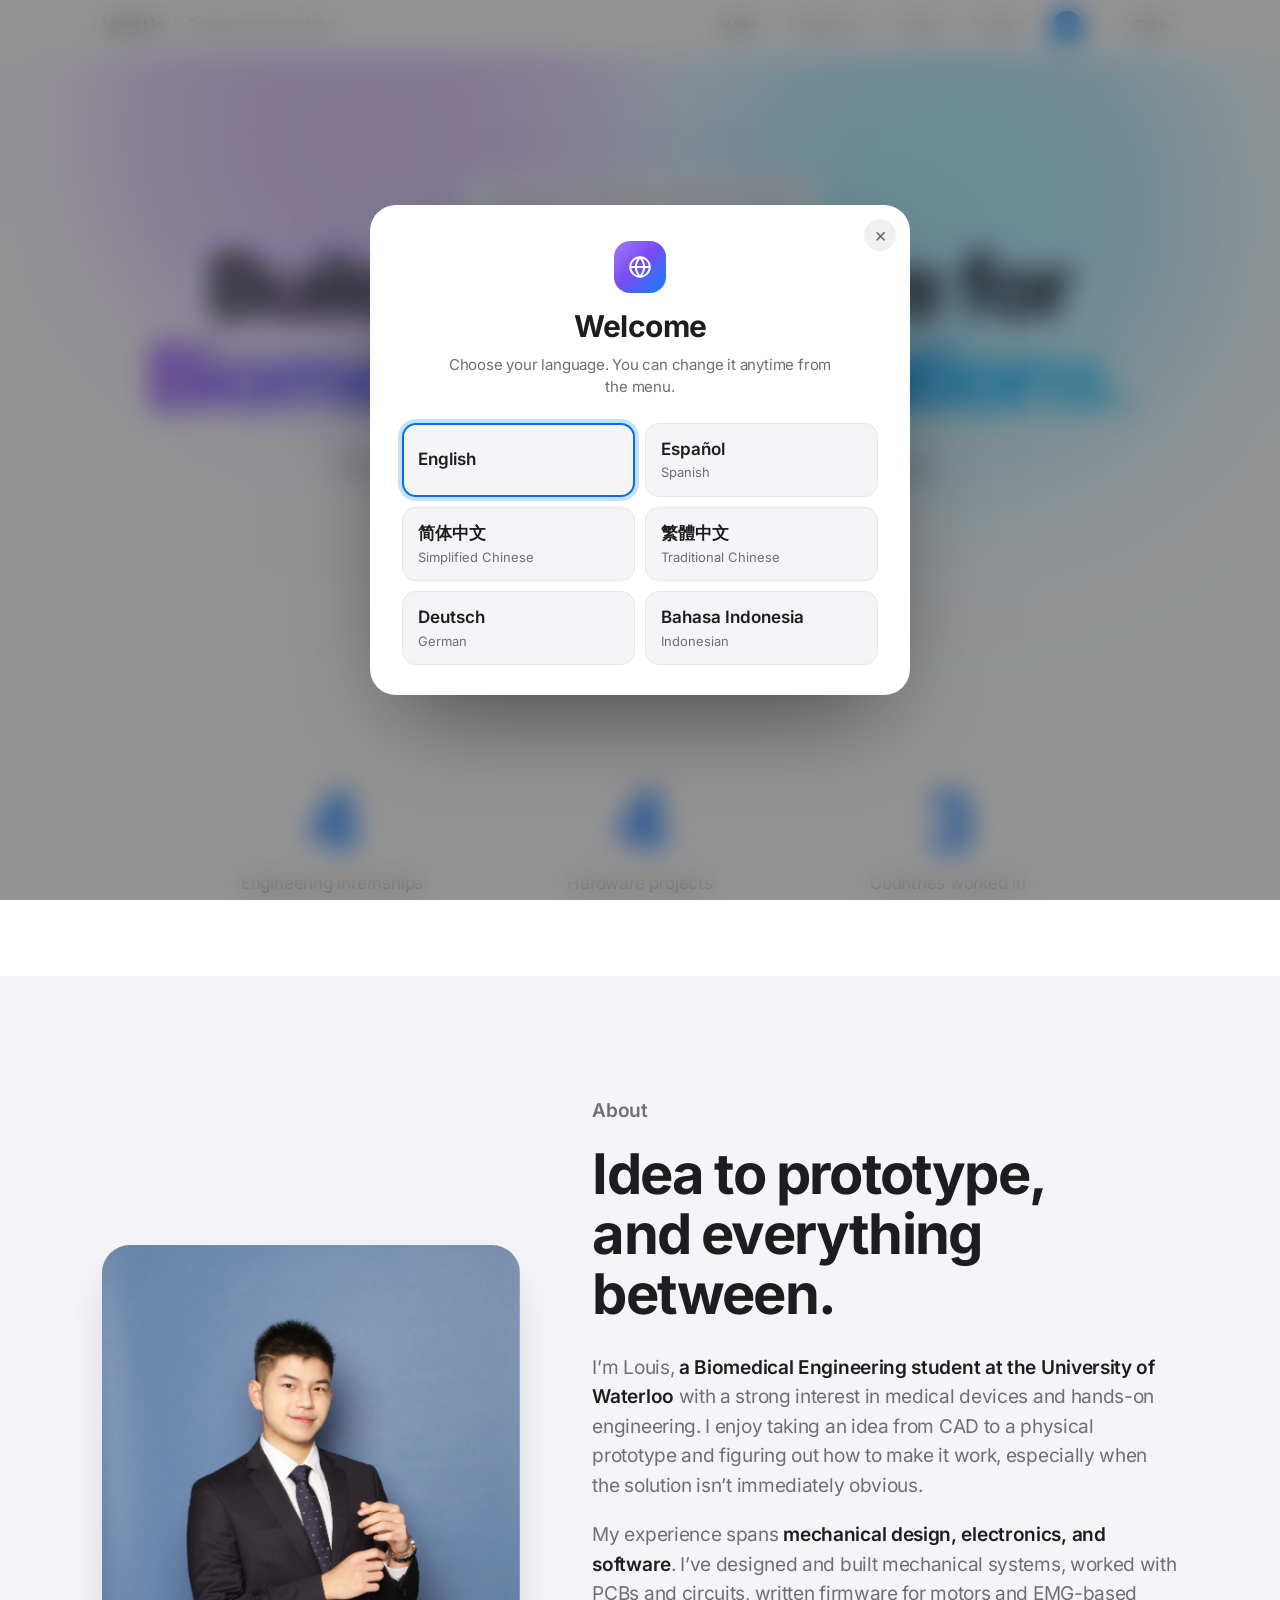
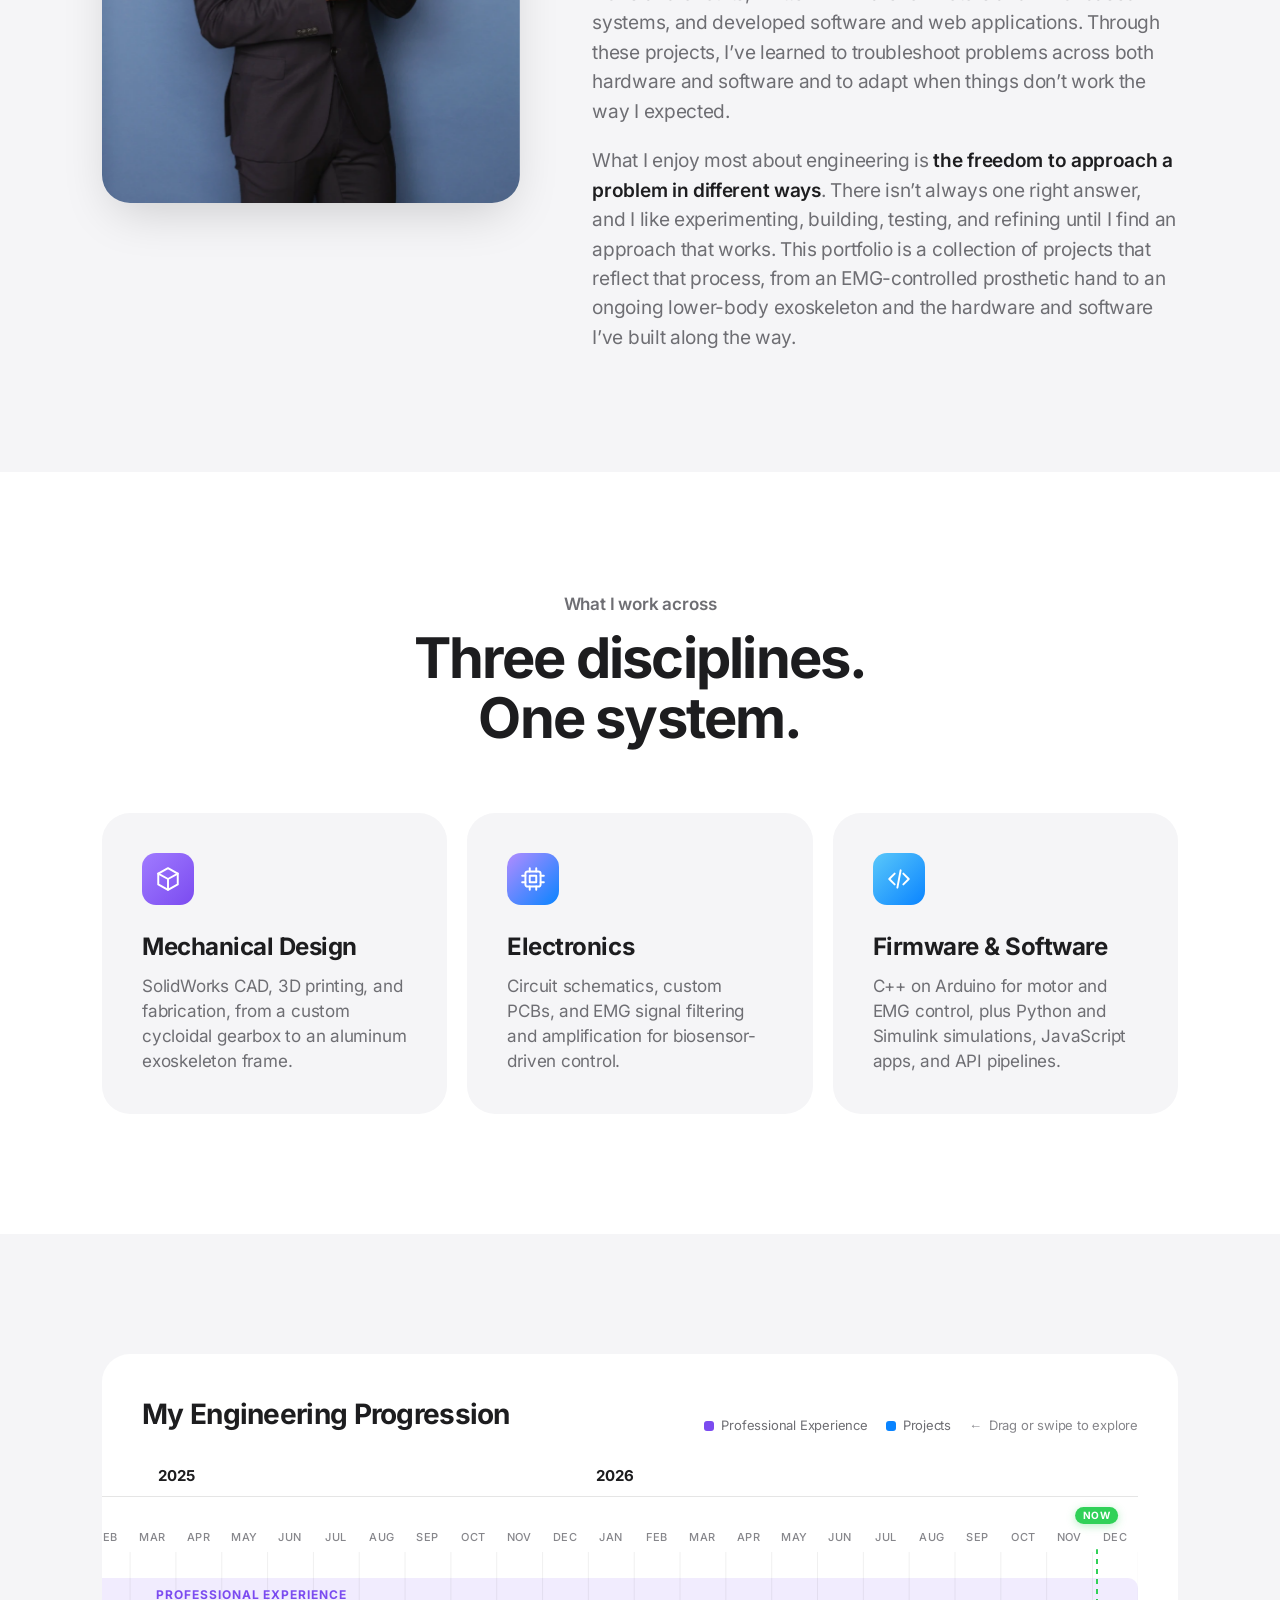
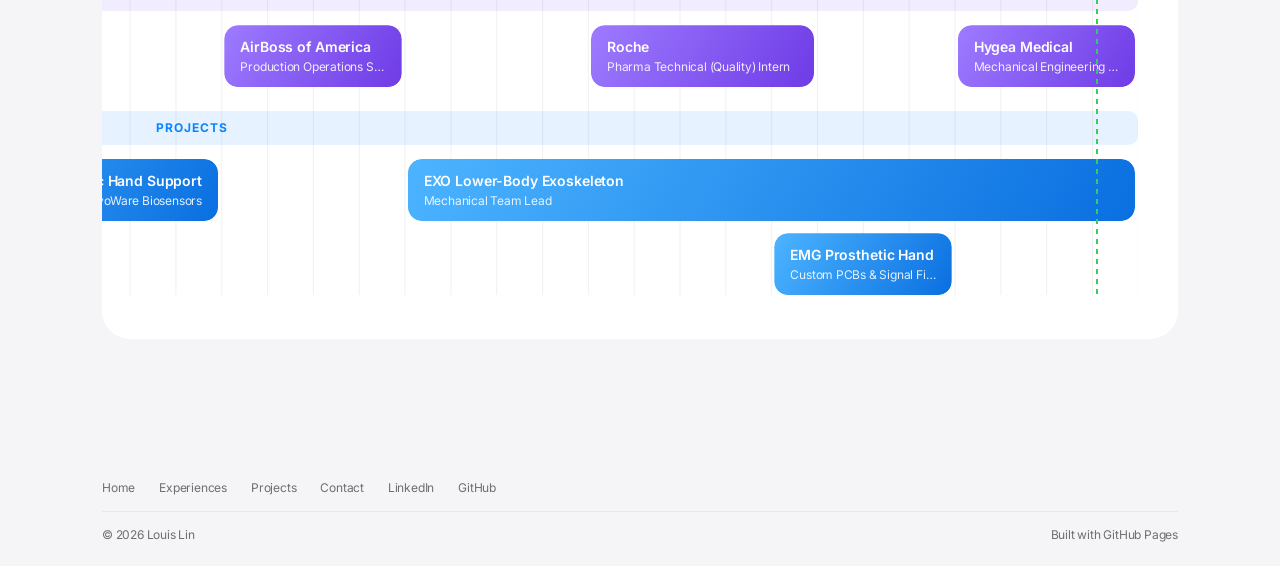
<file: index.html>
<!DOCTYPE html>
<html lang="en" class="no-js">
<head>
    <meta charset="UTF-8">
    <meta name="viewport" content="width=device-width, initial-scale=1, viewport-fit=cover">
    <title>Louis Lin | Engineering Portfolio</title>
    <meta name="description" content="Biomedical Engineering student specializing in mechanical design, firmware, and hardware prototyping.">
    <meta name="theme-color" content="#ffffff" media="(prefers-color-scheme: light)">
    <meta name="theme-color" content="#000000" media="(prefers-color-scheme: dark)">
    <!-- Open Graph / Social Media Meta Tags -->
    <meta property="og:title" content="Louis Lin | Engineering Portfolio">
    <meta property="og:description" content="Biomedical Engineering student specializing in mechanical design, firmware, and hardware prototyping.">
    <meta property="og:image" content="https://louis-lin06.github.io/social-preview.png">
    <meta property="og:url" content="https://louis-lin06.github.io/">
    <meta property="og:type" content="website">
    <!-- Twitter Large Card -->
    <meta name="twitter:card" content="summary_large_image">
    <meta name="twitter:title" content="Louis Lin | Engineering Portfolio">
    <meta name="twitter:description" content="Biomedical Engineering student specializing in mechanical design, firmware, and hardware prototyping.">
    <meta name="twitter:image" content="https://louis-lin06.github.io/social-preview.png">

    <link rel="icon" href="favicon.svg" type="image/svg+xml">
    <link rel="preload" href="assets/fonts/inter-latin.woff2" as="font" type="font/woff2" crossorigin>
    <link rel="preload" as="image" href="images/index-page-profile-photo.webp">
    <link rel="stylesheet" href="assets/site.css?v=20261111a">
    <script>
        /* If a non-English language was chosen before, hide the page for a moment while it is applied, to avoid a flash of English */
        (function () { try { var s = localStorage.getItem('site-language');
            if (s && s !== 'en') { var d = document.documentElement; d.classList.add('lang-loading'); setTimeout(function () { d.classList.remove('lang-loading'); }, 1500); } } catch (e) {} })();
    </script>
</head>
<body>
    <a class="skip-link" href="#main">Skip to content</a>

    <header class="gnav">
        <div class="container gnav-inner">
            <a href="index.html" class="gnav-brand">Louis Lin<span class="sep">|</span><span class="sub">Engineering Portfolio</span></a>
            <button class="menu-toggle" aria-label="Open menu" aria-expanded="false" aria-controls="site-menu"><span></span><span></span></button>
            <nav class="gnav-links" id="site-menu" aria-label="Main">
                <a href="index.html" class="active" aria-current="page">Home</a>
                <a href="experiences.html">Experiences</a>
                <a href="projects.html">Projects</a>
                <a href="contact.html">Contact</a>
                <a href="https://www.linkedin.com/in/louis-lin-43164a328" target="_blank" rel="noopener" class="btn-linkedin" aria-label="LinkedIn" title="LinkedIn"><svg viewBox="0 0 24 24" fill="currentColor" aria-hidden="true"><path d="M20.45 20.45h-3.56v-5.57c0-1.33-.02-3.04-1.85-3.04-1.85 0-2.14 1.45-2.14 2.94v5.67H9.35V9h3.41v1.56h.05c.48-.9 1.64-1.85 3.37-1.85 3.6 0 4.27 2.37 4.27 5.46v6.28zM5.34 7.43a2.06 2.06 0 110-4.13 2.06 2.06 0 010 4.13zM7.12 20.45H3.56V9h3.56v11.45z"/></svg></a>
            </nav>
        </div>
    </header>

    <main id="main">

        <!-- HERO -->
        <section class="hero">
            <div class="hero-glow" aria-hidden="true"><span></span><span></span></div>
            <div class="container">
                <p class="eyebrow fade-up" style="--d:0s"><span class="dot"></span>Biomedical Engineering · University of Waterloo</p>
                <h1 class="display split" data-i18n="home.hero">Building Hardware for<br><span class="grad-text">Biomedical Applications.</span></h1>
                <p class="lead fade-up" style="--d:.7s">From CAD to a working prototype: mechanical design, electronics, and firmware for medical devices.</p>
                <div class="cta-row fade-up" style="--d:.85s">
                    <a href="projects.html" class="btn">View projects</a>
                    <a href="experiences.html" class="link-arrow">See experience</a>
                </div>
            </div>
        </section>

        <!-- AT A GLANCE -->
        <section class="section-tight" aria-label="At a glance">
            <div class="container">
                <div class="stats">
                    <div class="reveal"><div class="stat-num grad-text" data-count="4">4</div><div class="stat-label">Engineering internships</div></div>
                    <div class="reveal" style="--d:.1s"><div class="stat-num grad-text" data-count="4">4</div><div class="stat-label">Hardware projects</div></div>
                    <div class="reveal" style="--d:.2s"><div class="stat-num grad-text" data-count="3">3</div><div class="stat-label">Countries worked in</div></div>
                </div>
            </div>
        </section>

        <!-- ABOUT -->
        <section class="section section-alt" id="about">
            <div class="container">
                <div class="about">
                    <div class="about-photo reveal" data-parallax>
                        <img src="images/index-page-profile-photo.webp" alt="Louis Lin" width="933" height="1400">
                    </div>
                    <div class="about-copy hero-text">
                        <p class="eyebrow reveal">About</p>
                        <h2 class="headline reveal" data-i18n="home.about.title">Idea to prototype,<br>and everything between.</h2>
                        <p class="reveal" data-i18n="home.about.p1">I’m Louis, <strong>a Biomedical Engineering student at the University of Waterloo</strong> with a strong interest in medical devices and hands-on engineering. I enjoy taking an idea from CAD to a physical prototype and figuring out how to make it work, especially when the solution isn’t immediately obvious.</p>
                        <p class="reveal" data-i18n="home.about.p2">My experience spans <strong>mechanical design, electronics, and software</strong>. I’ve designed and built mechanical systems, worked with PCBs and circuits, written firmware for motors and EMG-based systems, and developed software and web applications. Through these projects, I’ve learned to troubleshoot problems across both hardware and software and to adapt when things don’t work the way I expected.</p>
                        <p class="reveal" data-i18n="home.about.p3">What I enjoy most about engineering is <strong>the freedom to approach a problem in different ways</strong>. There isn’t always one right answer, and I like experimenting, building, testing, and refining until I find an approach that works. This portfolio is a collection of projects that reflect that process, from an EMG-controlled prosthetic hand to an ongoing lower-body exoskeleton and the hardware and software I’ve built along the way.</p>
                    </div>
                </div>
            </div>
        </section>

        <!-- DISCIPLINES -->
        <section class="section">
            <div class="container">
                <div class="section-head">
                    <p class="eyebrow reveal">What I work across</p>
                    <h2 class="headline reveal" data-i18n="home.skills.title">Three disciplines.<br>One system.</h2>
                </div>
                <div class="skills">
                    <div class="card skill reveal">
                        <div class="skill-icon i1"><svg viewBox="0 0 24 24" fill="none" stroke="currentColor" stroke-width="1.8" stroke-linecap="round" stroke-linejoin="round" aria-hidden="true"><path d="M12 2l9 5v10l-9 5-9-5V7l9-5z"/><path d="M12 22V12M21 7l-9 5-9-5"/></svg></div>
                        <h3>Mechanical Design</h3>
                        <p>SolidWorks CAD, 3D printing, and fabrication, from a custom cycloidal gearbox to an aluminum exoskeleton frame.</p>
                    </div>
                    <div class="card skill reveal" style="--d:.1s">
                        <div class="skill-icon i2"><svg viewBox="0 0 24 24" fill="none" stroke="currentColor" stroke-width="1.8" stroke-linecap="round" stroke-linejoin="round" aria-hidden="true"><rect x="5" y="5" width="14" height="14" rx="2"/><rect x="9" y="9" width="6" height="6"/><path d="M9 2v3M15 2v3M9 19v3M15 19v3M2 9h3M2 15h3M19 9h3M19 15h3"/></svg></div>
                        <h3>Electronics</h3>
                        <p>Circuit schematics, custom PCBs, and EMG signal filtering and amplification for biosensor-driven control.</p>
                    </div>
                    <div class="card skill reveal" style="--d:.2s">
                        <div class="skill-icon i3"><svg viewBox="0 0 24 24" fill="none" stroke="currentColor" stroke-width="1.8" stroke-linecap="round" stroke-linejoin="round" aria-hidden="true"><path d="M8 7l-5 5 5 5M16 7l5 5-5 5M13.5 4l-3 16"/></svg></div>
                        <h3>Firmware &amp; Software</h3>
                        <p>C++ on Arduino for motor and EMG control, plus Python and Simulink simulations, JavaScript apps, and API pipelines.</p>
                    </div>
                </div>
            </div>
        </section>

        <!-- TIMELINE -->
        <section class="section section-alt">
            <div class="container">
                <div class="timeline-card timeline-section reveal">
                    <div class="timeline-header">
                        <div>
                            <h2>My Engineering Progression</h2>
                        </div>
                        <div class="legend">
                            <span><i class="l-exp"></i>Professional Experience</span>
                            <span><i class="l-proj"></i>Projects</span>
                            <span class="timeline-hint swipe-hint"><span class="arr">←</span> Drag or swipe to explore</span>
                        </div>
                    </div>

                    <div class="gantt-scroll-wrapper" id="timelineScroll">
                        <div class="gantt-grid animate">

                            <div class="gantt-year" style="grid-column: 1 / 13; grid-row: 1;"><span>2024</span></div>
                            <div class="gantt-year" style="grid-column: 13 / 25; grid-row: 1;"><span>2025</span></div>
                            <div class="gantt-year" style="grid-column: 25 / 37; grid-row: 1;"><span>2026</span></div>

                            <div class="gantt-month" style="grid-column: 1; grid-row: 2;">Jan</div><div class="gantt-month" style="grid-column: 2; grid-row: 2;">Feb</div><div class="gantt-month" style="grid-column: 3; grid-row: 2;">Mar</div>
                            <div class="gantt-month" style="grid-column: 4; grid-row: 2;">Apr</div><div class="gantt-month" style="grid-column: 5; grid-row: 2;">May</div><div class="gantt-month" style="grid-column: 6; grid-row: 2;">Jun</div>
                            <div class="gantt-month" style="grid-column: 7; grid-row: 2;">Jul</div><div class="gantt-month" style="grid-column: 8; grid-row: 2;">Aug</div><div class="gantt-month" style="grid-column: 9; grid-row: 2;">Sep</div>
                            <div class="gantt-month" style="grid-column: 10; grid-row: 2;">Oct</div><div class="gantt-month" style="grid-column: 11; grid-row: 2;">Nov</div><div class="gantt-month" style="grid-column: 12; grid-row: 2;">Dec</div>
                            <div class="gantt-month" style="grid-column: 13; grid-row: 2;">Jan</div><div class="gantt-month" style="grid-column: 14; grid-row: 2;">Feb</div><div class="gantt-month" style="grid-column: 15; grid-row: 2;">Mar</div>
                            <div class="gantt-month" style="grid-column: 16; grid-row: 2;">Apr</div><div class="gantt-month" style="grid-column: 17; grid-row: 2;">May</div><div class="gantt-month" style="grid-column: 18; grid-row: 2;">Jun</div>
                            <div class="gantt-month" style="grid-column: 19; grid-row: 2;">Jul</div><div class="gantt-month" style="grid-column: 20; grid-row: 2;">Aug</div><div class="gantt-month" style="grid-column: 21; grid-row: 2;">Sep</div>
                            <div class="gantt-month" style="grid-column: 22; grid-row: 2;">Oct</div><div class="gantt-month" style="grid-column: 23; grid-row: 2;">Nov</div><div class="gantt-month" style="grid-column: 24; grid-row: 2;">Dec</div>
                            <div class="gantt-month" style="grid-column: 25; grid-row: 2;">Jan</div><div class="gantt-month" style="grid-column: 26; grid-row: 2;">Feb</div><div class="gantt-month" style="grid-column: 27; grid-row: 2;">Mar</div>
                            <div class="gantt-month" style="grid-column: 28; grid-row: 2;">Apr</div><div class="gantt-month" style="grid-column: 29; grid-row: 2;">May</div><div class="gantt-month" style="grid-column: 30; grid-row: 2;">Jun</div>
                            <div class="gantt-month" style="grid-column: 31; grid-row: 2;">Jul</div><div class="gantt-month" style="grid-column: 32; grid-row: 2;">Aug</div><div class="gantt-month" style="grid-column: 33; grid-row: 2;">Sep</div>
                            <div class="gantt-month" style="grid-column: 34; grid-row: 2;">Oct</div><div class="gantt-month" style="grid-column: 35; grid-row: 2;">Nov</div><div class="gantt-month" style="grid-column: 36; grid-row: 2;">Dec</div>

                            <!-- Professional Experience -->
                            <div class="track-label purple" style="grid-row: 3;">
                                <span>Professional Experience</span>
                            </div>

                            <a href="experiences.html#premier" class="gantt-bar bar-job" style="grid-column: 5 / 9; grid-row: 4;">
                                <span class="bar-title">Premier Healthcare</span>
                                <span class="bar-subtitle">Medical Machinery Intern</span>
                            </a>

                            <a href="experiences.html#airboss" class="gantt-bar bar-job" style="grid-column: 17 / 21; grid-row: 4;">
                                <span class="bar-title">AirBoss of America</span>
                                <span class="bar-subtitle">Production Operations Specialist</span>
                            </a>

                            <a href="experiences.html#roche" class="gantt-bar bar-job" style="grid-column: 25 / 30; grid-row: 4;">
                                <span class="bar-title">Roche</span>
                                <span class="bar-subtitle">Pharma Technical (Quality) Intern</span>
                            </a>

                            <a href="experiences.html#hygea" class="gantt-bar bar-job" style="grid-column: 33 / 37; grid-row: 4;">
                                <span class="bar-title">Hygea Medical</span>
                                <span class="bar-subtitle">Mechanical Engineering Intern</span>
                            </a>

                            <!-- Projects -->
                            <div class="track-label blue" style="grid-row: 5;">
                                <span>Projects</span>
                            </div>

                            <a href="projects.html#hand-support" class="gantt-bar bar-project" style="grid-column: 9 / 17; grid-row: 6;">
                                <span class="bar-title">Robotic Hand Support</span>
                                <span class="bar-subtitle">MyoWare Biosensors</span>
                            </a>

                            <a href="projects.html#paddleboard" class="gantt-bar bar-project" style="grid-column: 9 / 13; grid-row: 7;">
                                <span class="bar-title">Adaptive Paddleboard</span>
                                <span class="bar-subtitle">For Kids with Cerebral Palsy</span>
                            </a>

                            <a href="projects.html#exo" class="gantt-bar bar-project" style="grid-column: 21 / 37; grid-row: 6;">
                                <span class="bar-title">EXO Lower-Body Exoskeleton</span>
                                <span class="bar-subtitle">Mechanical Team Lead</span>
                            </a>

                            <a href="projects.html#emg-hand" class="gantt-bar bar-project" style="grid-column: 29 / 33; grid-row: 7;">
                                <span class="bar-title">EMG Prosthetic Hand</span>
                                <span class="bar-subtitle">Custom PCBs &amp; Signal Filtering</span>
                            </a>

                        </div>
                    </div>
                </div>
            </div>
        </section>

    </main>

    <footer class="site-footer">
        <div class="container">
            <nav class="footer-nav" aria-label="Footer">
                <a href="index.html">Home</a>
                <a href="experiences.html">Experiences</a>
                <a href="projects.html">Projects</a>
                <a href="contact.html">Contact</a>
                <a href="https://www.linkedin.com/in/louis-lin-43164a328" target="_blank" rel="noopener">LinkedIn</a>
                <a href="https://github.com/louis-lin06" target="_blank" rel="noopener">GitHub</a>
            </nav>
            <div class="footer-content">
                <span>© 2026 Louis Lin</span>
                <span>Built with GitHub Pages</span>
            </div>
        </div>
    </footer>

    <script src="assets/i18n-data.js?v=20261111a"></script>
    <script src="assets/i18n.js?v=20261111a"></script>
    <script src="assets/site.js?v=20261111a"></script>
</body>
</html>
</file>
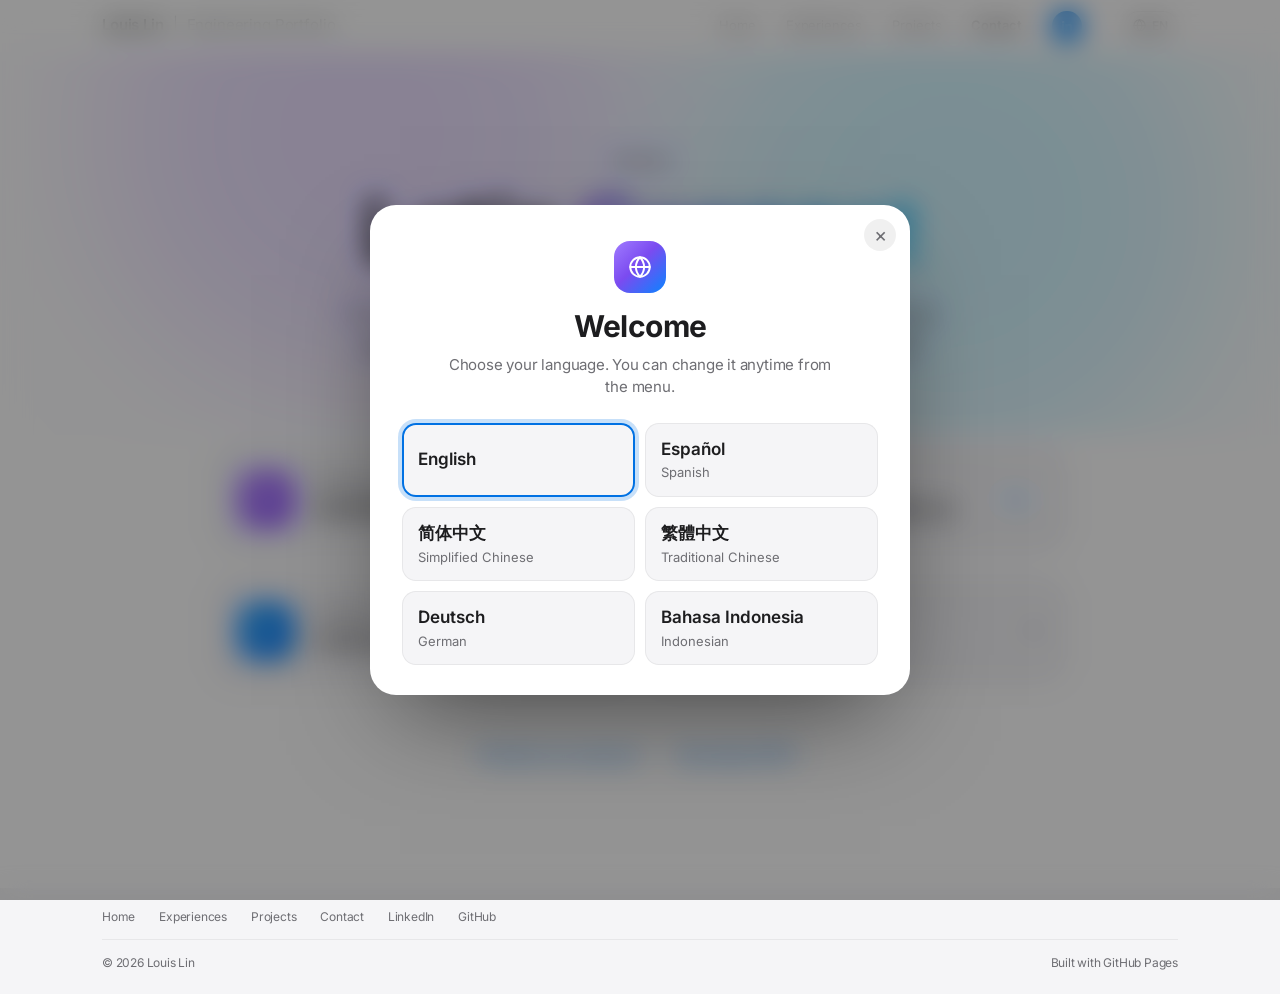
<file: contact.html>
<!DOCTYPE html>
<html lang="en" class="no-js">
<head>
    <meta charset="UTF-8">
    <meta name="viewport" content="width=device-width, initial-scale=1, viewport-fit=cover">
    <title>Contact | Louis Lin</title>
    <meta name="description" content="Get in touch with Louis Lin about opportunities in mechanical and biomedical engineering.">
    <meta name="theme-color" content="#ffffff" media="(prefers-color-scheme: light)">
    <meta name="theme-color" content="#000000" media="(prefers-color-scheme: dark)">
    <meta property="og:title" content="Contact | Louis Lin">
    <meta property="og:description" content="Get in touch with Louis Lin about opportunities in mechanical and biomedical engineering.">
    <meta property="og:image" content="https://louis-lin06.github.io/social-preview.png">
    <meta name="twitter:card" content="summary_large_image">
    <link rel="icon" href="favicon.svg" type="image/svg+xml">
    <link rel="preload" href="assets/fonts/inter-latin.woff2" as="font" type="font/woff2" crossorigin>
    <link rel="stylesheet" href="assets/site.css?v=20261111a">
    <script>
        /* If a non-English language was chosen before, hide the page for a moment while it is applied, to avoid a flash of English */
        (function () { try { var s = localStorage.getItem('site-language');
            if (s && s !== 'en') { var d = document.documentElement; d.classList.add('lang-loading'); setTimeout(function () { d.classList.remove('lang-loading'); }, 1500); } } catch (e) {} })();
    </script>
</head>
<body>
    <a class="skip-link" href="#main">Skip to content</a>

    <header class="gnav">
        <div class="container gnav-inner">
            <a href="index.html" class="gnav-brand">Louis Lin<span class="sep">|</span><span class="sub">Engineering Portfolio</span></a>
            <button class="menu-toggle" aria-label="Open menu" aria-expanded="false" aria-controls="site-menu"><span></span><span></span></button>
            <nav class="gnav-links" id="site-menu" aria-label="Main">
                <a href="index.html">Home</a>
                <a href="experiences.html">Experiences</a>
                <a href="projects.html">Projects</a>
                <a href="contact.html" class="active" aria-current="page">Contact</a>
                <a href="https://www.linkedin.com/in/louis-lin-43164a328" target="_blank" rel="noopener" class="btn-linkedin" aria-label="LinkedIn" title="LinkedIn"><svg viewBox="0 0 24 24" fill="currentColor" aria-hidden="true"><path d="M20.45 20.45h-3.56v-5.57c0-1.33-.02-3.04-1.85-3.04-1.85 0-2.14 1.45-2.14 2.94v5.67H9.35V9h3.41v1.56h.05c.48-.9 1.64-1.85 3.37-1.85 3.6 0 4.27 2.37 4.27 5.46v6.28zM5.34 7.43a2.06 2.06 0 110-4.13 2.06 2.06 0 010 4.13zM7.12 20.45H3.56V9h3.56v11.45z"/></svg></a>
            </nav>
        </div>
    </header>

    <main id="main">
        <section class="page-hero page-header">
            <div class="hero-glow" aria-hidden="true"><span></span><span></span></div>
            <div class="container">
                <p class="eyebrow fade-up" style="--d:0s">Contact</p>
                <h1 class="display split" data-i18n="contact.title">Let's <span class="grad-text">Connect</span></h1>
                <p class="lead fade-up" style="--d:.45s">I'm currently seeking new opportunities in mechanical and biomedical engineering. Feel free to reach out!</p>
            </div>
        </section>

        <section class="section" style="padding-top:8px">
            <div class="container">
                <div class="contact-grid">
                    <!-- Personal Email Card -->
                    <div class="contact-card reveal">
                        <div class="contact-icon c1">
                            <svg fill="none" stroke="currentColor" viewBox="0 0 24 24" aria-hidden="true"><path stroke-linecap="round" stroke-linejoin="round" stroke-width="2" d="M3 8l7.89 5.26a2 2 0 002.22 0L21 8M5 19h14a2 2 0 002-2V7a2 2 0 00-2-2H5a2 2 0 00-2 2v10a2 2 0 002 2z"></path></svg>
                        </div>
                        <div class="contact-text">
                            <span class="contact-label">Personal Email</span>
                            <a class="contact-value stretched-link" href="mailto:louislin06@gmail.com">louislin06@gmail.com</a>
                        </div>
                        <button class="copy-btn" type="button" data-copy="louislin06@gmail.com" aria-label="Copy personal email">Copy</button>
                    </div>

                    <!-- Academic Email Card -->
                    <div class="contact-card reveal" style="--d:.08s">
                        <div class="contact-icon c2">
                            <svg fill="none" stroke="currentColor" viewBox="0 0 24 24" aria-hidden="true"><path stroke-linecap="round" stroke-linejoin="round" stroke-width="2" d="M3 8l7.89 5.26a2 2 0 002.22 0L21 8M5 19h14a2 2 0 002-2V7a2 2 0 00-2-2H5a2 2 0 00-2 2v10a2 2 0 002 2z"></path></svg>
                        </div>
                        <div class="contact-text">
                            <span class="contact-label">Academic Email</span>
                            <a class="contact-value stretched-link" href="mailto:l229lin@uwaterloo.ca">l229lin@uwaterloo.ca</a>
                        </div>
                        <button class="copy-btn" type="button" data-copy="l229lin@uwaterloo.ca" aria-label="Copy academic email">Copy</button>
                    </div>

                    <!-- LinkedIn Card -->
                    <a href="https://www.linkedin.com/in/louis-lin-43164a328" target="_blank" rel="noopener" class="contact-card reveal" style="--d:.16s">
                        <div class="contact-icon c3">
                            <svg fill="currentColor" viewBox="0 0 24 24" aria-hidden="true"><path d="M20.45 20.45h-3.56v-5.57c0-1.33-.02-3.04-1.85-3.04-1.85 0-2.14 1.45-2.14 2.94v5.67H9.35V9h3.41v1.56h.05c.48-.9 1.64-1.85 3.37-1.85 3.6 0 4.27 2.37 4.27 5.46v6.28zM5.34 7.43a2.06 2.06 0 110-4.13 2.06 2.06 0 010 4.13zM7.12 20.45H3.56V9h3.56v11.45z"/></svg>
                        </div>
                        <div class="contact-text">
                            <span class="contact-label">LinkedIn</span>
                            <span class="contact-value">Louis Lin</span>
                        </div>
                        <span class="contact-arrow" aria-hidden="true"><svg viewBox="0 0 24 24" fill="none" stroke="currentColor" stroke-width="2.2" stroke-linecap="round" stroke-linejoin="round"><path d="M7 17L17 7M8 7h9v9"/></svg></span>
                    </a>

                    <!-- GitHub Card -->
                    <a href="https://github.com/louis-lin06" target="_blank" rel="noopener" class="contact-card reveal" style="--d:.24s">
                        <div class="contact-icon c4">
                            <svg fill="currentColor" viewBox="0 0 24 24" aria-hidden="true"><path d="M12 0c-6.626 0-12 5.373-12 12 0 5.302 3.438 9.8 8.207 11.387.599.111.793-.261.793-.577v-2.234c-3.338.726-4.033-1.416-4.033-1.416-.546-1.387-1.333-1.756-1.333-1.756-1.089-.745.083-.729.083-.729 1.205.084 1.839 1.237 1.839 1.237 1.07 1.834 2.807 1.304 3.492.997.107-.775.418-1.305.762-1.604-2.665-.305-5.467-1.334-5.467-5.931 0-1.311.469-2.381 1.236-3.221-.124-.303-.535-1.524.117-3.176 0 0 1.008-.322 3.301 1.23.957-.266 1.983-.399 3.003-.404 1.02.005 2.047.138 3.006.404 2.291-1.552 3.297-1.23 3.297-1.23.653 1.653.242 2.874.118 3.176.77.84 1.235 1.911 1.235 3.221 0 4.609-2.807 5.624-5.479 5.921.43.372.823 1.102.823 2.222v3.293c0 .319.192.694.801.576 4.765-1.589 8.199-6.086 8.199-11.386 0-6.627-5.373-12-12-12z"/></svg>
                        </div>
                        <div class="contact-text">
                            <span class="contact-label">GitHub</span>
                            <span class="contact-value">louis-lin06</span>
                        </div>
                        <span class="contact-arrow" aria-hidden="true"><svg viewBox="0 0 24 24" fill="none" stroke="currentColor" stroke-width="2.2" stroke-linecap="round" stroke-linejoin="round"><path d="M7 17L17 7M8 7h9v9"/></svg></span>
                    </a>
                </div>

                <div class="cta-row reveal" style="margin-top:56px">
                    <a href="experiences.html#resume" class="link-arrow">Preview my resume</a>
                    <a href="Louis Lin Resume - Technical.pdf" download class="link-arrow">Download PDF</a>
                </div>
            </div>
        </section>
    </main>

    <footer class="site-footer">
        <div class="container">
            <nav class="footer-nav" aria-label="Footer">
                <a href="index.html">Home</a>
                <a href="experiences.html">Experiences</a>
                <a href="projects.html">Projects</a>
                <a href="contact.html">Contact</a>
                <a href="https://www.linkedin.com/in/louis-lin-43164a328" target="_blank" rel="noopener">LinkedIn</a>
                <a href="https://github.com/louis-lin06" target="_blank" rel="noopener">GitHub</a>
            </nav>
            <div class="footer-content">
                <span>© 2026 Louis Lin</span>
                <span>Built with GitHub Pages</span>
            </div>
        </div>
    </footer>

    <script src="assets/i18n-data.js?v=20261111a"></script>
    <script src="assets/i18n.js?v=20261111a"></script>
    <script src="assets/site.js?v=20261111a"></script>
</body>
</html>
</file>
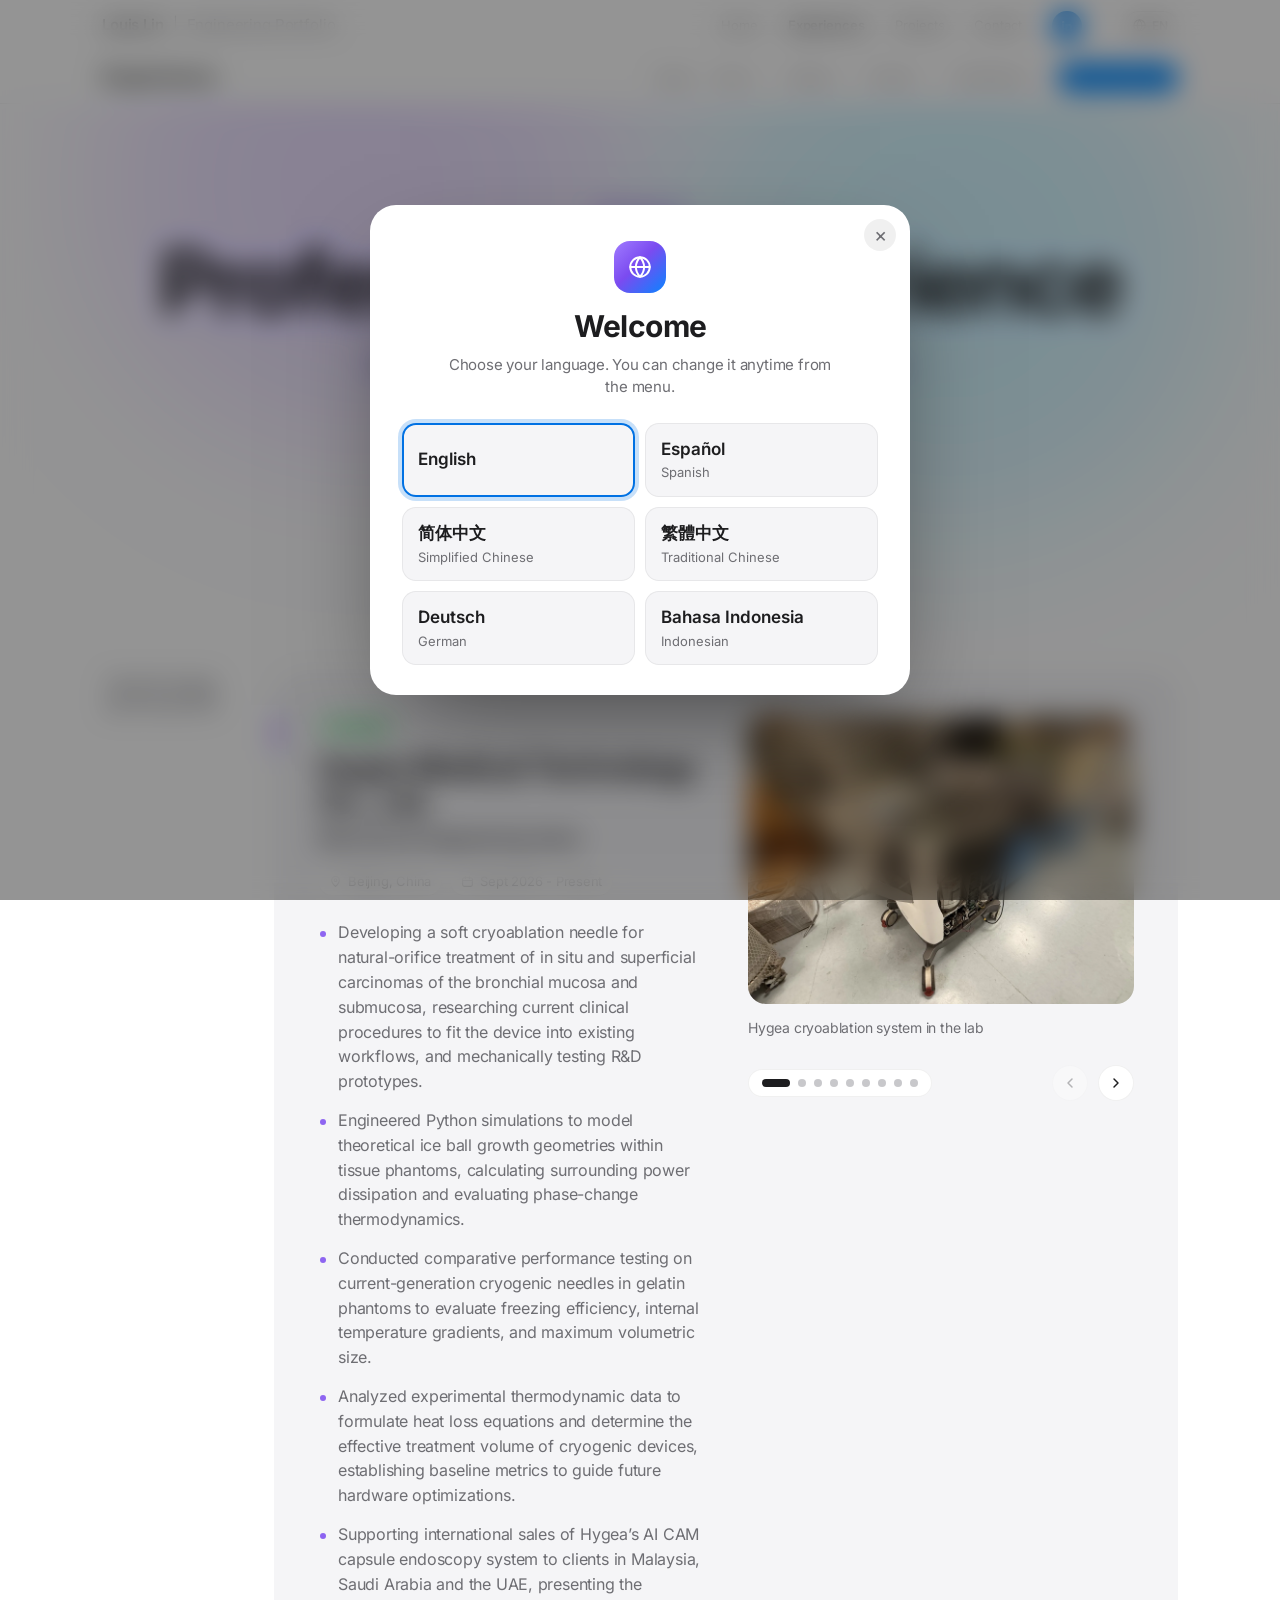
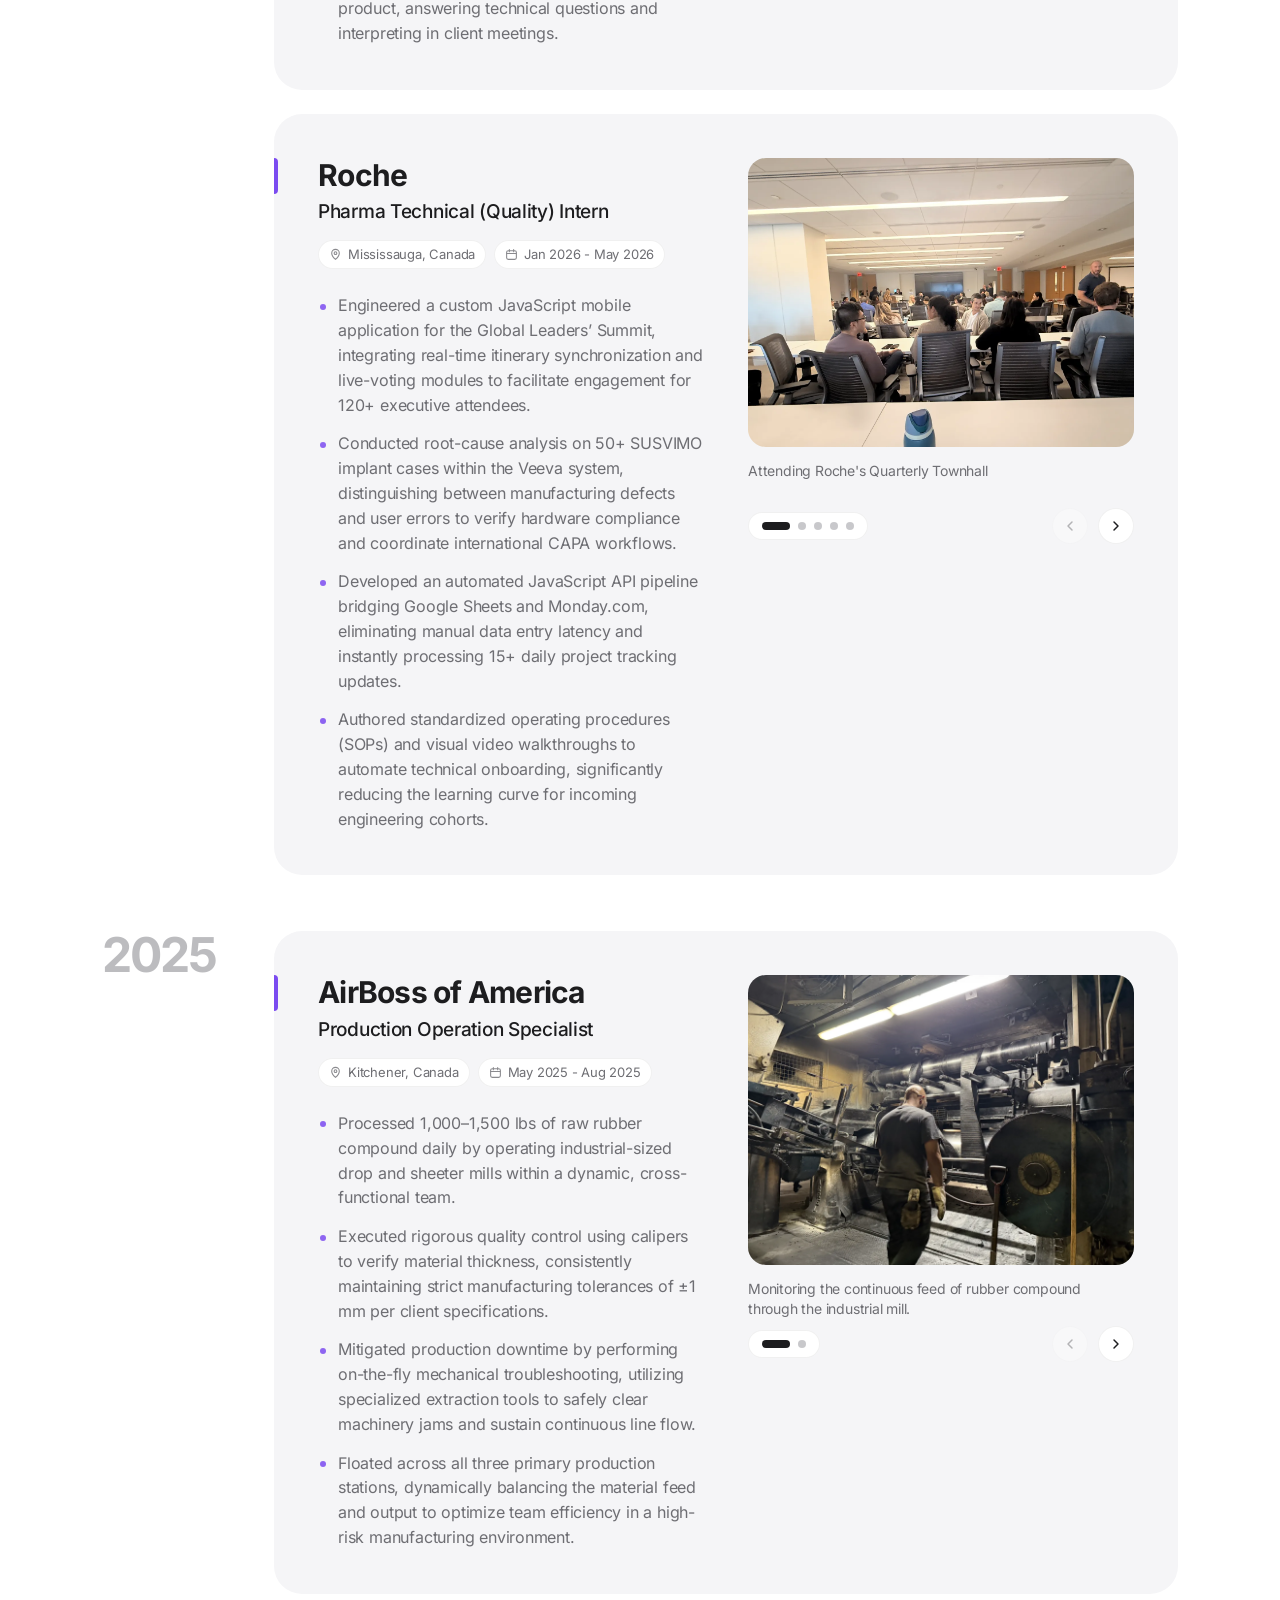
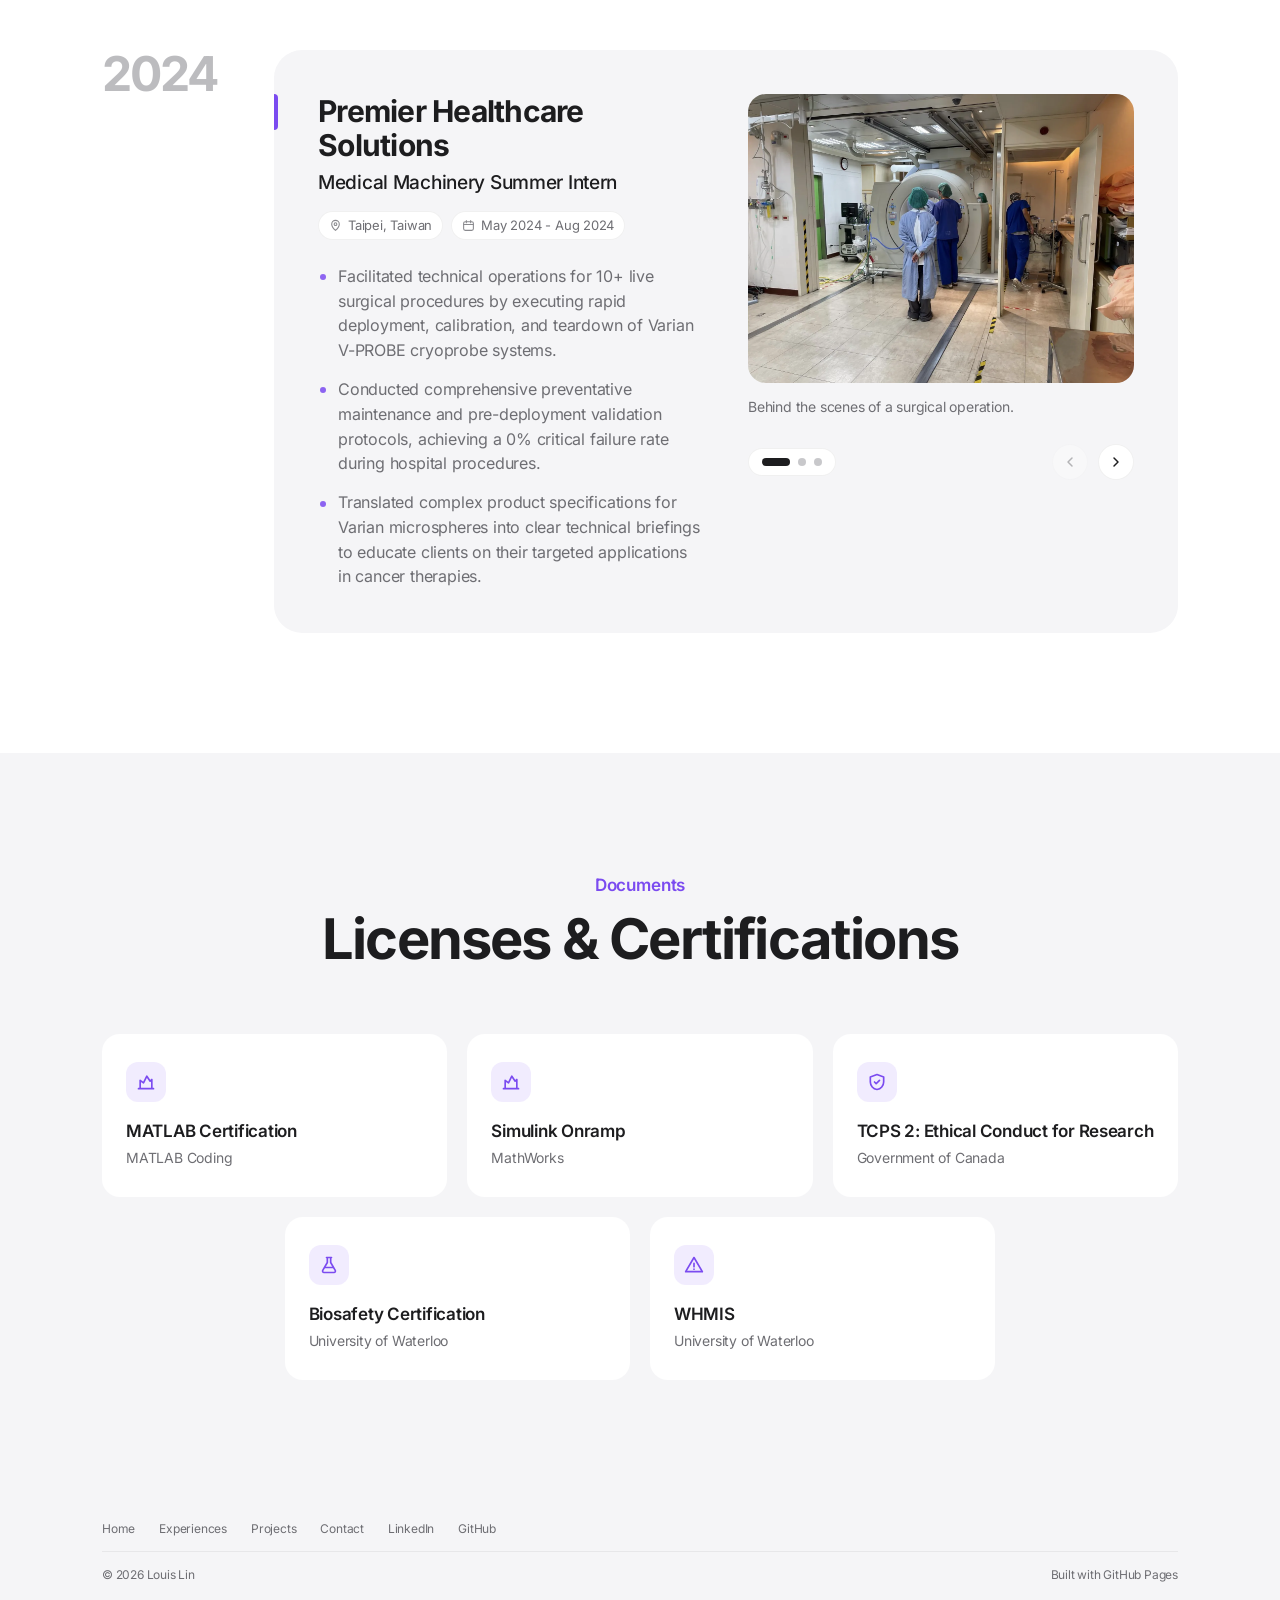
<file: experiences.html>
<!DOCTYPE html>
<html lang="en" class="no-js has-lnav">
<head>
    <meta charset="UTF-8">
    <meta name="viewport" content="width=device-width, initial-scale=1, viewport-fit=cover">
    <title>Experiences | Louis Lin</title>
    <meta name="description" content="Engineering internships and technical operations: Hygea Medical, Roche, AirBoss of America, and Premier Healthcare Solutions.">
    <meta name="theme-color" content="#ffffff" media="(prefers-color-scheme: light)">
    <meta name="theme-color" content="#000000" media="(prefers-color-scheme: dark)">
    <meta property="og:title" content="Experiences | Louis Lin">
    <meta property="og:description" content="Engineering internships and technical operations: Hygea Medical, Roche, AirBoss of America, and Premier Healthcare Solutions.">
    <meta property="og:image" content="https://louis-lin06.github.io/social-preview.png">
    <meta name="twitter:card" content="summary_large_image">
    <link rel="icon" href="favicon.svg" type="image/svg+xml">
    <link rel="preload" href="assets/fonts/inter-latin.woff2" as="font" type="font/woff2" crossorigin>
    <link rel="stylesheet" href="assets/site.css?v=20261111a">
    <script>
        /* If a non-English language was chosen before, hide the page for a moment while it is applied, to avoid a flash of English */
        (function () { try { var s = localStorage.getItem('site-language');
            if (s && s !== 'en') { var d = document.documentElement; d.classList.add('lang-loading'); setTimeout(function () { d.classList.remove('lang-loading'); }, 1500); } } catch (e) {} })();
    </script>
</head>
<body>
    <a class="skip-link" href="#main">Skip to content</a>

    <header class="gnav">
        <div class="container gnav-inner">
            <a href="index.html" class="gnav-brand">Louis Lin<span class="sep">|</span><span class="sub">Engineering Portfolio</span></a>
            <button class="menu-toggle" aria-label="Open menu" aria-expanded="false" aria-controls="site-menu"><span></span><span></span></button>
            <nav class="gnav-links" id="site-menu" aria-label="Main">
                <a href="index.html">Home</a>
                <a href="experiences.html" class="active" aria-current="page">Experiences</a>
                <a href="projects.html">Projects</a>
                <a href="contact.html">Contact</a>
                <a href="https://www.linkedin.com/in/louis-lin-43164a328" target="_blank" rel="noopener" class="btn-linkedin" aria-label="LinkedIn" title="LinkedIn"><svg viewBox="0 0 24 24" fill="currentColor" aria-hidden="true"><path d="M20.45 20.45h-3.56v-5.57c0-1.33-.02-3.04-1.85-3.04-1.85 0-2.14 1.45-2.14 2.94v5.67H9.35V9h3.41v1.56h.05c.48-.9 1.64-1.85 3.37-1.85 3.6 0 4.27 2.37 4.27 5.46v6.28zM5.34 7.43a2.06 2.06 0 110-4.13 2.06 2.06 0 010 4.13zM7.12 20.45H3.56V9h3.56v11.45z"/></svg></a>
            </nav>
        </div>
    </header>

    <nav class="lnav" aria-label="Experience sections">
        <div class="container lnav-inner">
            <span class="lnav-title">Experience</span>
            <div class="lnav-links">
                <a href="#hygea">Hygea</a>
                <a href="#roche">Roche</a>
                <span class="lnav-sep" aria-hidden="true"></span>
                <a href="#airboss">AirBoss</a>
                <span class="lnav-sep" aria-hidden="true"></span>
                <a href="#premier">Premier</a>
                <span class="lnav-sep" aria-hidden="true"></span>
                <a href="#certs">Certifications</a>
            </div>
            <button class="btn btn-sm lnav-cta" type="button" data-open-resume>Preview Resume</button>
        </div>
    </nav>

    <button class="mobile-toc-btn" aria-expanded="false" aria-controls="toc-sheet"><svg viewBox="0 0 24 24" fill="none" stroke="currentColor" stroke-width="2.2" stroke-linecap="round" aria-hidden="true"><path d="M8 6h13M8 12h13M8 18h13M3.5 6h.01M3.5 12h.01M3.5 18h.01"/></svg>Contents</button>
    <div class="toc-backdrop"></div>
    <aside class="toc-sheet" id="toc-sheet" aria-label="Contents">
        <div class="toc-title">Contents <button class="toc-close-btn" aria-label="Close">×</button></div>
        <ul class="toc-list">
                <li class="toc-year-label">2026</li>
                <li><a href="#hygea" class="toc-link">Hygea Medical Technology</a></li>
                <li><a href="#roche" class="toc-link">Roche</a></li>
                <li class="toc-year-label">2025</li>
                <li><a href="#airboss" class="toc-link">Airboss of America</a></li>
                <li class="toc-year-label">2024</li>
                <li><a href="#premier" class="toc-link">Premier Healthcare Solutions</a></li>
                <li class="toc-year-label">Documents</li>
                <li><a href="#certs" class="toc-link">Certifications</a></li>
        </ul>
    </aside>

    <main id="main">
        <section class="page-hero page-header" id="resume-download">
            <div class="hero-glow" aria-hidden="true"><span></span><span></span></div>
            <div class="container page-header-text">
                <p class="eyebrow exp fade-up" style="--d:0s">Experience</p>
                <h1 class="display split" data-i18n="exp.title">Professional Experience</h1>
                <p class="lead fade-up" style="--d:.5s">Engineering internships and technical operations.</p>
                <div class="cta-row fade-up" style="--d:.65s">
                    <button id="openResumeModal" class="btn btn-download" type="button" data-open-resume><svg fill="none" stroke="currentColor" viewBox="0 0 24 24" aria-hidden="true"><path stroke-linecap="round" stroke-linejoin="round" stroke-width="2" d="M15 12a3 3 0 11-6 0 3 3 0 016 0z"/><path stroke-linecap="round" stroke-linejoin="round" stroke-width="2" d="M2.458 12C3.732 7.943 7.523 5 12 5c4.478 0 8.268 2.943 9.542 7-1.274 4.057-5.064 7-9.542 7-4.477 0-8.268-2.943-9.542-7z"/></svg>Preview Resume</button>
                </div>
                <div class="facts fade-up" style="--d:.8s">
                    <div class="fact"><b>4</b><span>Internships</span></div>
                    <div class="fact"><b>3</b><span>Countries</span></div>
                    <div class="fact"><b>Since 2024</b><span>Industry experience</span></div>
                </div>
            </div>
        </section>

        <section class="section" style="padding-top:24px">
            <div class="container history-column">
            <!-- 2026 -->
            <div class="year-group">
                <div class="year-label year-header exp">2026</div>
                <div class="year-entries">
                <!-- HYGEA MEDICAL TECHNOLOGY CO., LTD. -->
                <article class="entry is-exp job-section reveal" id="hygea" data-spy-section>
                    <div class="entry-grid">
                        <div class="entry-info">
                            <div class="entry-top"><span class="badge-live">Current</span></div>
                            <h3 class="entry-title job-company">Hygea Medical Technology Co., Ltd.</h3>
                            <p class="entry-role job-role">Mechanical Engineering Intern</p>
                            <div class="entry-meta"><span class="chip"><svg viewBox="0 0 24 24" fill="none" stroke="currentColor" stroke-width="2" stroke-linecap="round" stroke-linejoin="round" aria-hidden="true"><path d="M12 21s-7-6.2-7-11.5a7 7 0 0114 0C19 14.8 12 21 12 21z"/><circle cx="12" cy="9.5" r="2.5"/></svg>Beijing, China</span><span class="chip"><svg viewBox="0 0 24 24" fill="none" stroke="currentColor" stroke-width="2" stroke-linecap="round" stroke-linejoin="round" aria-hidden="true"><rect x="3" y="5" width="18" height="16" rx="3"/><path d="M3 10h18M8 3v4M16 3v4"/></svg>Sept 2026 - Present</span></div>
                            
                            <ul class="entry-list job-desc">
                                <li>Developing a soft cryoablation needle for natural-orifice treatment of in situ and superficial carcinomas of the bronchial mucosa and submucosa, researching current clinical procedures to fit the device into existing workflows, and mechanically testing R&amp;D prototypes.</li>
                                <li>Engineered Python simulations to model theoretical ice ball growth geometries within tissue phantoms, calculating surrounding power dissipation and evaluating phase-change thermodynamics.</li>
                                <li>Conducted comparative performance testing on current-generation cryogenic needles in gelatin phantoms to evaluate freezing efficiency, internal temperature gradients, and maximum volumetric size.</li>
                                <li>Analyzed experimental thermodynamic data to formulate heat loss equations and determine the effective treatment volume of cryogenic devices, establishing baseline metrics to guide future hardware optimizations.</li>
                                <li>Supporting international sales of Hygea’s AI CAM capsule endoscopy system to clients in Malaysia, Saudi Arabia and the UAE, presenting the product, answering technical questions and interpreting in client meetings.</li>
                            </ul>
                        </div>
                        <div class="entry-media">
                            <div class="gallery carousel-container" data-gallery>
                                <div class="gallery-track carousel-track" tabindex="0" role="region" aria-label="Hygea photos">
                                    <figure class="gallery-slide carousel-slide">
                                        <button class="gallery-media fill-cover" type="button" aria-label="Enlarge image: Hygea cryoablation system in the lab"><img src="images/hygea-cryo-system.webp" alt="Cryoablation system" loading="lazy" decoding="async"></button>
                                        <figcaption class="gallery-caption carousel-caption">Hygea cryoablation system in the lab</figcaption>
                                    </figure>
                                    <figure class="gallery-slide carousel-slide">
                                        <button class="gallery-media fill-cover" type="button" aria-label="Enlarge image: Testing a cryo needle currently on the market and using the data to study ways to reduce liquid nitrogen use"><img src="images/fill/hygea-needle-test.webp" data-full="images/hygea-needle-test.webp" alt="Needle prototype test" loading="lazy" decoding="async"></button>
                                        <figcaption class="gallery-caption carousel-caption">Testing a cryo needle currently on the market and using the data to study ways to reduce liquid nitrogen use</figcaption>
                                    </figure>
                                    <figure class="gallery-slide carousel-slide">
                                        <button class="gallery-media fill-cover" type="button" aria-label="Enlarge image: A batch of needle prototypes ready for testing"><img src="images/fill/hygea-needle-prototypes.webp" data-full="images/hygea-needle-prototypes.webp" alt="Needle prototypes" loading="lazy" decoding="async"></button>
                                        <figcaption class="gallery-caption carousel-caption">A batch of needle prototypes ready for testing</figcaption>
                                    </figure>
                                    <figure class="gallery-slide carousel-slide">
                                        <button class="gallery-media fill-cover" type="button" aria-label="Enlarge image: Needle handle assembly in SolidWorks"><img src="images/hygea-handle-cad.webp" alt="Handle CAD" loading="lazy" decoding="async"></button>
                                        <figcaption class="gallery-caption carousel-caption">Needle handle assembly in SolidWorks</figcaption>
                                    </figure>
                                    <figure class="gallery-slide carousel-slide">
                                        <button class="gallery-media fill-cover" type="button" aria-label="Enlarge image: Thermal-structural simulation of the needle in Ansys"><img src="images/hygea-needle-simulation.webp" alt="Ansys simulation" loading="lazy" decoding="async"></button>
                                        <figcaption class="gallery-caption carousel-caption">Thermal-structural simulation of the needle in Ansys</figcaption>
                                    </figure>
                                    <figure class="gallery-slide carousel-slide">
                                        <button class="gallery-media fill-cover" type="button" aria-label="Enlarge image: 3D scanning setup for inspecting prototypes"><img src="images/fill/hygea-3d-scanning.webp" data-full="images/hygea-3d-scanning.webp" alt="3D scanning setup" loading="lazy" decoding="async"></button>
                                        <figcaption class="gallery-caption carousel-caption">3D scanning setup for inspecting prototypes</figcaption>
                                    </figure>
                                    <figure class="gallery-slide carousel-slide">
                                        <button class="gallery-media fill-cover" type="button" aria-label="Enlarge image: Freeze test thermocouple data, analyzed and plotted with a program I wrote"><img src="images/fill/hygea-thermocouple-graph.webp" data-full="images/hygea-thermocouple-graph.webp" alt="Thermocouple graph" loading="lazy" decoding="async"></button>
                                        <figcaption class="gallery-caption carousel-caption">Freeze test thermocouple data, analyzed and plotted with a program I wrote</figcaption>
                                    </figure>
                                    <figure class="gallery-slide carousel-slide">
                                        <div class="gallery-media is-video"><video poster="images/hygea-isotherm-poster.jpg" autoplay loop muted playsinline preload="metadata" aria-label="Ice ball growth in gelatin, animated from test data with a program I wrote"><source src="images/hygea-isotherm-growth.mp4" type="video/mp4"><source src="images/hygea-isotherm-growth.webm" type="video/webm"></video></div>
                                        <figcaption class="gallery-caption carousel-caption">Ice ball growth in gelatin, animated from test data with a program I wrote</figcaption>
                                    </figure>
                                    <figure class="gallery-slide carousel-slide">
                                        <button class="gallery-media fill-cover" type="button" aria-label="Enlarge image: AI CAM client meeting"><img src="images/hygea-client-meeting.webp" alt="Client meeting" loading="lazy" decoding="async"></button>
                                        <figcaption class="gallery-caption carousel-caption">AI CAM client meeting</figcaption>
                                    </figure>
                                </div>
                                <div class="gallery-controls">
                                    <div class="gallery-dots"></div>
                                    <div class="gallery-arrows">
                                        <button class="carousel-btn prev" type="button" aria-label="Previous image"><svg viewBox="0 0 24 24" fill="none" stroke="currentColor" stroke-width="2.2" stroke-linecap="round" stroke-linejoin="round"><path d="M15 18l-6-6 6-6"/></svg></button>
                                        <button class="carousel-btn next" type="button" aria-label="Next image"><svg viewBox="0 0 24 24" fill="none" stroke="currentColor" stroke-width="2.2" stroke-linecap="round" stroke-linejoin="round"><path d="M9 18l6-6-6-6"/></svg></button>
                                    </div>
                                </div>
                            </div>
                        </div>
                    </div>
                </article>
                <!-- ROCHE -->
                <article class="entry is-exp job-section reveal" id="roche" data-spy-section>
                    <div class="entry-grid">
                        <div class="entry-info">
                            
                            <h3 class="entry-title job-company">Roche</h3>
                            <p class="entry-role job-role">Pharma Technical (Quality) Intern</p>
                            <div class="entry-meta"><span class="chip"><svg viewBox="0 0 24 24" fill="none" stroke="currentColor" stroke-width="2" stroke-linecap="round" stroke-linejoin="round" aria-hidden="true"><path d="M12 21s-7-6.2-7-11.5a7 7 0 0114 0C19 14.8 12 21 12 21z"/><circle cx="12" cy="9.5" r="2.5"/></svg>Mississauga, Canada</span><span class="chip"><svg viewBox="0 0 24 24" fill="none" stroke="currentColor" stroke-width="2" stroke-linecap="round" stroke-linejoin="round" aria-hidden="true"><rect x="3" y="5" width="18" height="16" rx="3"/><path d="M3 10h18M8 3v4M16 3v4"/></svg>Jan 2026 - May 2026</span></div>
                            
                            <ul class="entry-list job-desc">
                                <li>Engineered a custom JavaScript mobile application for the Global Leaders’ Summit, integrating real-time itinerary synchronization and live-voting modules to facilitate engagement for 120+ executive attendees.</li>
                                <li>Conducted root-cause analysis on 50+ SUSVIMO implant cases within the Veeva system, distinguishing between manufacturing defects and user errors to verify hardware compliance and coordinate international CAPA workflows.</li>
                                <li>Developed an automated JavaScript API pipeline bridging Google Sheets and Monday.com, eliminating manual data entry latency and instantly processing 15+ daily project tracking updates.</li>
                                <li>Authored standardized operating procedures (SOPs) and visual video walkthroughs to automate technical onboarding, significantly reducing the learning curve for incoming engineering cohorts.</li>
                            </ul>
                        </div>
                        <div class="entry-media">
                            <!-- ALBUM SCROLL FEATURE -->
                            <div class="gallery carousel-container" data-gallery>
                                <div class="gallery-track carousel-track" tabindex="0" role="region" aria-label="Roche photos">
                                    <figure class="gallery-slide carousel-slide">
                                        <button class="gallery-media fill-cover" type="button" aria-label="Enlarge image: Attending Roche&#x27;s Quarterly Townhall"><img src="images/roche-quarterly-townhalls.webp" alt="Townhall" loading="lazy" decoding="async"></button>
                                        <figcaption class="gallery-caption carousel-caption">Attending Roche&#x27;s Quarterly Townhall</figcaption>
                                    </figure>
                                    <figure class="gallery-slide carousel-slide">
                                        <button class="gallery-media fill-cover" type="button" aria-label="Enlarge image: Leader&#x27;s Summit App that I built"><img src="images/fill/roche-app.webp" data-full="images/roche-app.webp" alt="Mobile App Dashboard" loading="lazy" decoding="async"></button>
                                        <figcaption class="gallery-caption carousel-caption">Leader&#x27;s Summit App that I built</figcaption>
                                    </figure>
                                    <figure class="gallery-slide carousel-slide">
                                        <button class="gallery-media fill-cover" type="button" aria-label="Enlarge image: Roche Products that I worked with"><img src="images/roche-products.webp" alt="Roche products" loading="lazy" decoding="async"></button>
                                        <figcaption class="gallery-caption carousel-caption">Roche Products that I worked with</figcaption>
                                    </figure>
                                    <figure class="gallery-slide carousel-slide">
                                        <button class="gallery-media fill-cover" type="button" aria-label="Enlarge image: Susvimo needle used for refilling medicine"><img src="images/roche-product-needle.webp" alt="Susvimo Needle" loading="lazy" decoding="async"></button>
                                        <figcaption class="gallery-caption carousel-caption">Susvimo needle used for refilling medicine</figcaption>
                                    </figure>
                                    <figure class="gallery-slide carousel-slide">
                                        <button class="gallery-media fill-cover" type="button" aria-label="Enlarge image: Susvimo implant insertion tool"><img src="images/roche-susvimo-2.webp" alt="Susvimo implant insertion tool" loading="lazy" decoding="async"></button>
                                        <figcaption class="gallery-caption carousel-caption">Susvimo implant insertion tool</figcaption>
                                    </figure>
                                </div>
                                <div class="gallery-controls">
                                    <div class="gallery-dots"></div>
                                    <div class="gallery-arrows">
                                        <button class="carousel-btn prev" type="button" aria-label="Previous image"><svg viewBox="0 0 24 24" fill="none" stroke="currentColor" stroke-width="2.2" stroke-linecap="round" stroke-linejoin="round"><path d="M15 18l-6-6 6-6"/></svg></button>
                                        <button class="carousel-btn next" type="button" aria-label="Next image"><svg viewBox="0 0 24 24" fill="none" stroke="currentColor" stroke-width="2.2" stroke-linecap="round" stroke-linejoin="round"><path d="M9 18l6-6-6-6"/></svg></button>
                                    </div>
                                </div>
                            </div>
                        </div>
                    </div>
                </article>
                </div>
            </div>
            <!-- 2025 -->
            <div class="year-group">
                <div class="year-label year-header exp">2025</div>
                <div class="year-entries">
                <!-- AIRBOSS OF AMERICA -->
                <article class="entry is-exp job-section reveal" id="airboss" data-spy-section>
                    <div class="entry-grid">
                        <div class="entry-info">
                            
                            <h3 class="entry-title job-company">AirBoss of America</h3>
                            <p class="entry-role job-role">Production Operation Specialist</p>
                            <div class="entry-meta"><span class="chip"><svg viewBox="0 0 24 24" fill="none" stroke="currentColor" stroke-width="2" stroke-linecap="round" stroke-linejoin="round" aria-hidden="true"><path d="M12 21s-7-6.2-7-11.5a7 7 0 0114 0C19 14.8 12 21 12 21z"/><circle cx="12" cy="9.5" r="2.5"/></svg>Kitchener, Canada</span><span class="chip"><svg viewBox="0 0 24 24" fill="none" stroke="currentColor" stroke-width="2" stroke-linecap="round" stroke-linejoin="round" aria-hidden="true"><rect x="3" y="5" width="18" height="16" rx="3"/><path d="M3 10h18M8 3v4M16 3v4"/></svg>May 2025 - Aug 2025</span></div>
                            
                            <ul class="entry-list job-desc">
                                <li>Processed 1,000–1,500 lbs of raw rubber compound daily by operating industrial-sized drop and sheeter mills within a dynamic, cross-functional team.</li>
                                <li>Executed rigorous quality control using calipers to verify material thickness, consistently maintaining strict manufacturing tolerances of ±1 mm per client specifications.</li>
                                <li>Mitigated production downtime by performing on-the-fly mechanical troubleshooting, utilizing specialized extraction tools to safely clear machinery jams and sustain continuous line flow.</li>
                                <li>Floated across all three primary production stations, dynamically balancing the material feed and output to optimize team efficiency in a high-risk manufacturing environment.</li>
                            </ul>
                        </div>
                        <div class="entry-media">
                            <!-- ALBUM SCROLL FEATURE -->
                            <div class="gallery carousel-container" data-gallery>
                                <div class="gallery-track carousel-track" tabindex="0" role="region" aria-label="AirBoss of America photos">
                                    <figure class="gallery-slide carousel-slide">
                                        <button class="gallery-media fill-cover" type="button" aria-label="Enlarge image: Monitoring the continuous feed of rubber compound through the industrial mill."><img src="images/airboss-photo-1.webp" alt="Airboss Mill Operation" loading="lazy" decoding="async"></button>
                                        <figcaption class="gallery-caption carousel-caption">Monitoring the continuous feed of rubber compound through the industrial mill.</figcaption>
                                    </figure>
                                    <figure class="gallery-slide carousel-slide">
                                        <button class="gallery-media fill-cover" type="button" aria-label="Enlarge image: Operating the control panel to manage mill settings and production flow."><img src="images/fill/airbos-photo-2.webp" data-full="images/airbos-photo-2.webp" alt="Airboss Control Panel" loading="lazy" decoding="async"></button>
                                        <figcaption class="gallery-caption carousel-caption">Operating the control panel to manage mill settings and production flow.</figcaption>
                                    </figure>
                                </div>
                                <div class="gallery-controls">
                                    <div class="gallery-dots"></div>
                                    <div class="gallery-arrows">
                                        <button class="carousel-btn prev" type="button" aria-label="Previous image"><svg viewBox="0 0 24 24" fill="none" stroke="currentColor" stroke-width="2.2" stroke-linecap="round" stroke-linejoin="round"><path d="M15 18l-6-6 6-6"/></svg></button>
                                        <button class="carousel-btn next" type="button" aria-label="Next image"><svg viewBox="0 0 24 24" fill="none" stroke="currentColor" stroke-width="2.2" stroke-linecap="round" stroke-linejoin="round"><path d="M9 18l6-6-6-6"/></svg></button>
                                    </div>
                                </div>
                            </div>
                        </div>
                    </div>
                </article>
                </div>
            </div>
            <!-- 2024 -->
            <div class="year-group">
                <div class="year-label year-header exp">2024</div>
                <div class="year-entries">
                <!-- PREMIER HEALTHCARE SOLUTIONS -->
                <article class="entry is-exp job-section reveal" id="premier" data-spy-section>
                    <div class="entry-grid">
                        <div class="entry-info">
                            
                            <h3 class="entry-title job-company">Premier Healthcare Solutions</h3>
                            <p class="entry-role job-role">Medical Machinery Summer Intern</p>
                            <div class="entry-meta"><span class="chip"><svg viewBox="0 0 24 24" fill="none" stroke="currentColor" stroke-width="2" stroke-linecap="round" stroke-linejoin="round" aria-hidden="true"><path d="M12 21s-7-6.2-7-11.5a7 7 0 0114 0C19 14.8 12 21 12 21z"/><circle cx="12" cy="9.5" r="2.5"/></svg>Taipei, Taiwan</span><span class="chip"><svg viewBox="0 0 24 24" fill="none" stroke="currentColor" stroke-width="2" stroke-linecap="round" stroke-linejoin="round" aria-hidden="true"><rect x="3" y="5" width="18" height="16" rx="3"/><path d="M3 10h18M8 3v4M16 3v4"/></svg>May 2024 - Aug 2024</span></div>
                            
                            <ul class="entry-list job-desc">
                                <li>Facilitated technical operations for 10+ live surgical procedures by executing rapid deployment, calibration, and teardown of Varian V-PROBE cryoprobe systems.</li>
                                <li>Conducted comprehensive preventative maintenance and pre-deployment validation protocols, achieving a 0% critical failure rate during hospital procedures.</li>
                                <li>Translated complex product specifications for Varian microspheres into clear technical briefings to educate clients on their targeted applications in cancer therapies.</li>
                            </ul>
                        </div>
                        <div class="entry-media">
                            <!-- ALBUM SCROLL FEATURE -->
                            <div class="gallery carousel-container" data-gallery>
                                <div class="gallery-track carousel-track" tabindex="0" role="region" aria-label="Premier Healthcare Solutions photos">
                                    <figure class="gallery-slide carousel-slide">
                                        <button class="gallery-media fill-cover" type="button" aria-label="Enlarge image: Behind the scenes of a surgical operation."><img src="images/premier-photo-1.webp" alt="Surgery Photo 1" loading="lazy" decoding="async"></button>
                                        <figcaption class="gallery-caption carousel-caption">Behind the scenes of a surgical operation.</figcaption>
                                    </figure>
                                    <figure class="gallery-slide carousel-slide">
                                        <button class="gallery-media fill-cover" type="button" aria-label="Enlarge image: Behind the scenes"><img src="images/premier-photo-2.webp" alt="Surgery Photo 2" loading="lazy" decoding="async"></button>
                                        <figcaption class="gallery-caption carousel-caption">Behind the scenes</figcaption>
                                    </figure>
                                    <figure class="gallery-slide carousel-slide">
                                        <button class="gallery-media fill-cover" type="button" aria-label="Enlarge image: Setting up"><img src="images/premier-photo-3.webp" alt="Surgery Photo 3" loading="lazy" decoding="async"></button>
                                        <figcaption class="gallery-caption carousel-caption">Setting up</figcaption>
                                    </figure>
                                </div>
                                <div class="gallery-controls">
                                    <div class="gallery-dots"></div>
                                    <div class="gallery-arrows">
                                        <button class="carousel-btn prev" type="button" aria-label="Previous image"><svg viewBox="0 0 24 24" fill="none" stroke="currentColor" stroke-width="2.2" stroke-linecap="round" stroke-linejoin="round"><path d="M15 18l-6-6 6-6"/></svg></button>
                                        <button class="carousel-btn next" type="button" aria-label="Next image"><svg viewBox="0 0 24 24" fill="none" stroke="currentColor" stroke-width="2.2" stroke-linecap="round" stroke-linejoin="round"><path d="M9 18l6-6-6-6"/></svg></button>
                                    </div>
                                </div>
                            </div>
                        </div>
                    </div>
                </article>
                </div>
            </div>
            </div>
        </section>

        <!-- CERTIFICATIONS SECTION -->
        <section class="section section-alt cert-panel" id="certs" data-spy-section>
            <div class="container">
                <div class="section-head">
                    <p class="eyebrow exp reveal">Documents</p>
                    <h2 class="headline reveal">Licenses &amp; Certifications</h2>
                </div>
                <div class="cert-grid">
                    <div class="cert-card reveal" style="--d:0.00s">
                        <div class="cert-icon"><svg viewBox="0 0 24 24" fill="none" stroke="currentColor" stroke-width="2" stroke-linecap="round" stroke-linejoin="round" aria-hidden="true"><path d="M3 20h18M5 20V10l4 3 4-8 4 6 2-2v11"/></svg></div>
                        <div>
                            <div class="cert-title">MATLAB Certification</div>
                            <div class="cert-issuer">MATLAB Coding</div>
                        </div>
                    </div>
                    <div class="cert-card reveal" style="--d:0.08s">
                        <div class="cert-icon"><svg viewBox="0 0 24 24" fill="none" stroke="currentColor" stroke-width="2" stroke-linecap="round" stroke-linejoin="round" aria-hidden="true"><path d="M3 20h18M5 20V10l4 3 4-8 4 6 2-2v11"/></svg></div>
                        <div>
                            <div class="cert-title">Simulink Onramp</div>
                            <div class="cert-issuer">MathWorks</div>
                        </div>
                    </div>
                    <div class="cert-card reveal" style="--d:0.16s">
                        <div class="cert-icon"><svg viewBox="0 0 24 24" fill="none" stroke="currentColor" stroke-width="2" stroke-linecap="round" stroke-linejoin="round" aria-hidden="true"><path d="M12 3l8 3v6c0 4.5-3.4 8.3-8 9-4.6-.7-8-4.5-8-9V6l8-3z"/><path d="M9 12l2 2 4-4"/></svg></div>
                        <div>
                            <div class="cert-title">TCPS 2: Ethical Conduct for Research</div>
                            <div class="cert-issuer">Government of Canada</div>
                        </div>
                    </div>
                    <div class="cert-card reveal" style="--d:0.24s">
                        <div class="cert-icon"><svg viewBox="0 0 24 24" fill="none" stroke="currentColor" stroke-width="2" stroke-linecap="round" stroke-linejoin="round" aria-hidden="true"><path d="M9 3h6M10 3v6L4.5 18.5A1.7 1.7 0 006 21h12a1.7 1.7 0 001.5-2.5L14 9V3"/><path d="M7 15h10"/></svg></div>
                        <div>
                            <div class="cert-title">Biosafety Certification</div>
                            <div class="cert-issuer">University of Waterloo</div>
                        </div>
                    </div>
                    <div class="cert-card reveal" style="--d:0.32s">
                        <div class="cert-icon"><svg viewBox="0 0 24 24" fill="none" stroke="currentColor" stroke-width="2" stroke-linecap="round" stroke-linejoin="round" aria-hidden="true"><path d="M12 3L2 20h20L12 3z"/><path d="M12 10v4M12 17h.01"/></svg></div>
                        <div>
                            <div class="cert-title">WHMIS</div>
                            <div class="cert-issuer">University of Waterloo</div>
                        </div>
                    </div>
                </div>
            </div>
        </section>
    </main>

    <!-- Resume Preview Modal -->
    <div class="modal-overlay" id="resumeModal" role="dialog" aria-modal="true" aria-labelledby="resumeTitle">
        <div class="modal-content">
            <div class="modal-header">
                <h2 id="resumeTitle">Resume Preview</h2>
                <div class="modal-actions">
                    <a href="Louis Lin Resume - Technical.pdf" download class="btn btn-sm"><svg viewBox="0 0 24 24" fill="none" stroke="currentColor" stroke-width="2" stroke-linecap="round" stroke-linejoin="round" aria-hidden="true"><path d="M12 4v11M7 10l5 5 5-5M5 20h14"/></svg>Download PDF</a>
                    <button id="closeResumeModal" class="modal-close" type="button" aria-label="Close resume preview">&times;</button>
                </div>
            </div>
            <div class="modal-body">
                <!-- The PDF is loaded only when the preview is opened, in the visitor's language (see site.js) -->
                <div class="iframe-wrapper" data-resume="Louis Lin Resume - Technical.pdf"></div>
            </div>
        </div>
    </div>

    <footer class="site-footer">
        <div class="container">
            <nav class="footer-nav" aria-label="Footer">
                <a href="index.html">Home</a>
                <a href="experiences.html">Experiences</a>
                <a href="projects.html">Projects</a>
                <a href="contact.html">Contact</a>
                <a href="https://www.linkedin.com/in/louis-lin-43164a328" target="_blank" rel="noopener">LinkedIn</a>
                <a href="https://github.com/louis-lin06" target="_blank" rel="noopener">GitHub</a>
            </nav>
            <div class="footer-content">
                <span>© 2026 Louis Lin</span>
                <span>Built with GitHub Pages</span>
            </div>
        </div>
    </footer>

    <script src="assets/i18n-data.js?v=20261111a"></script>
    <script src="assets/i18n.js?v=20261111a"></script>
    <script src="assets/site.js?v=20261111a"></script>
</body>
</html>
</file>
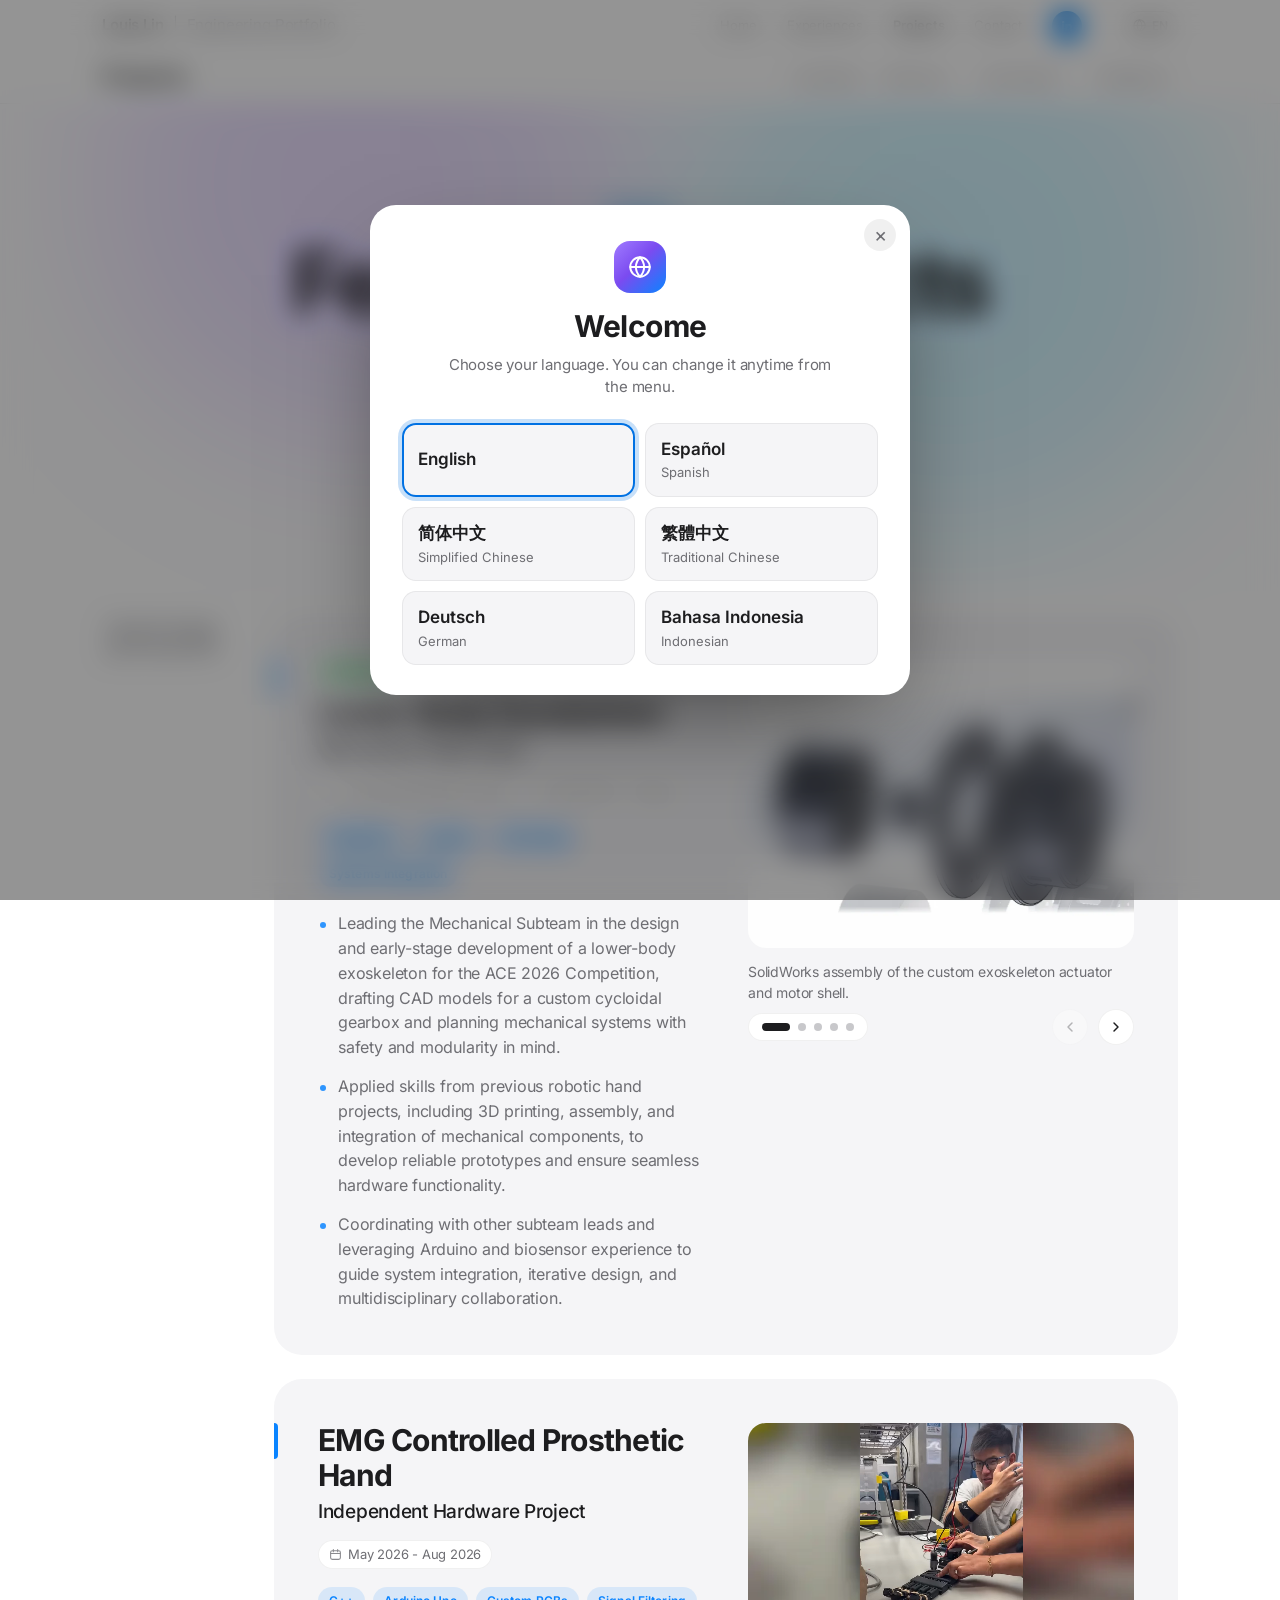
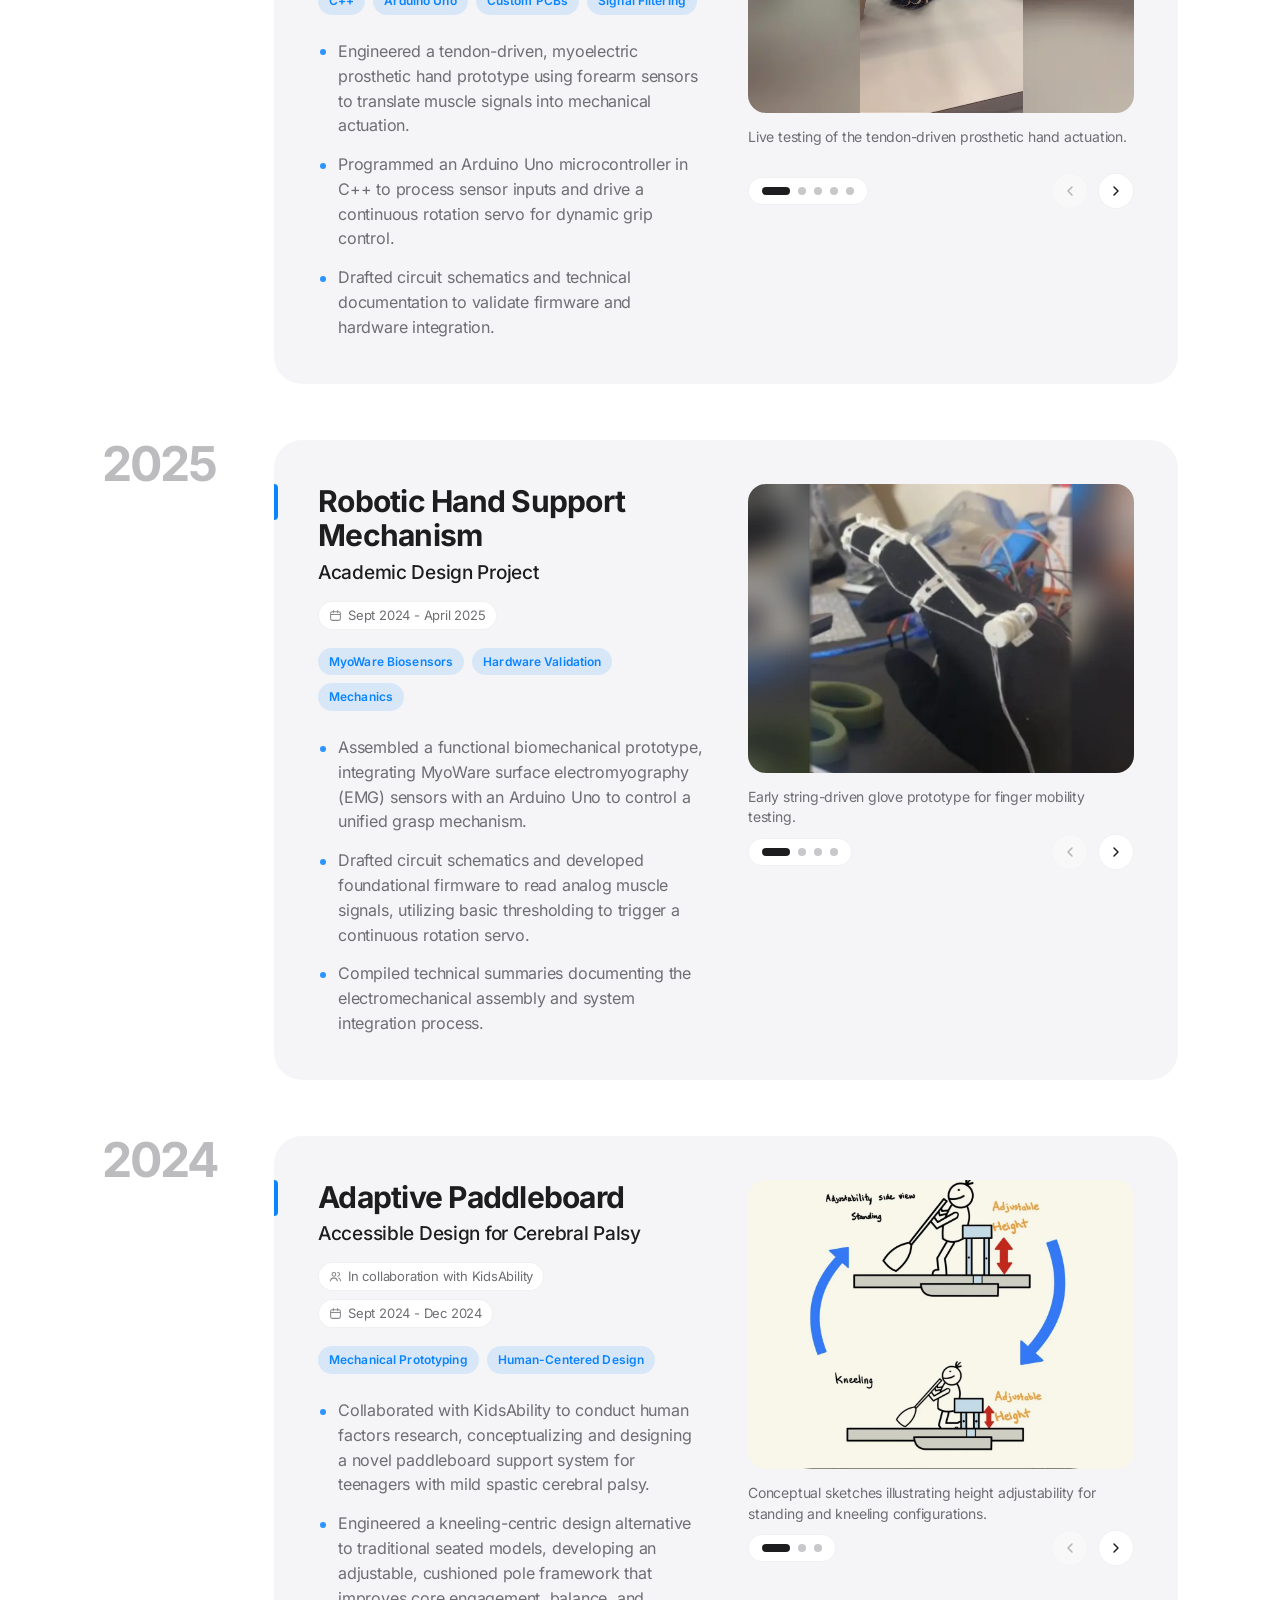
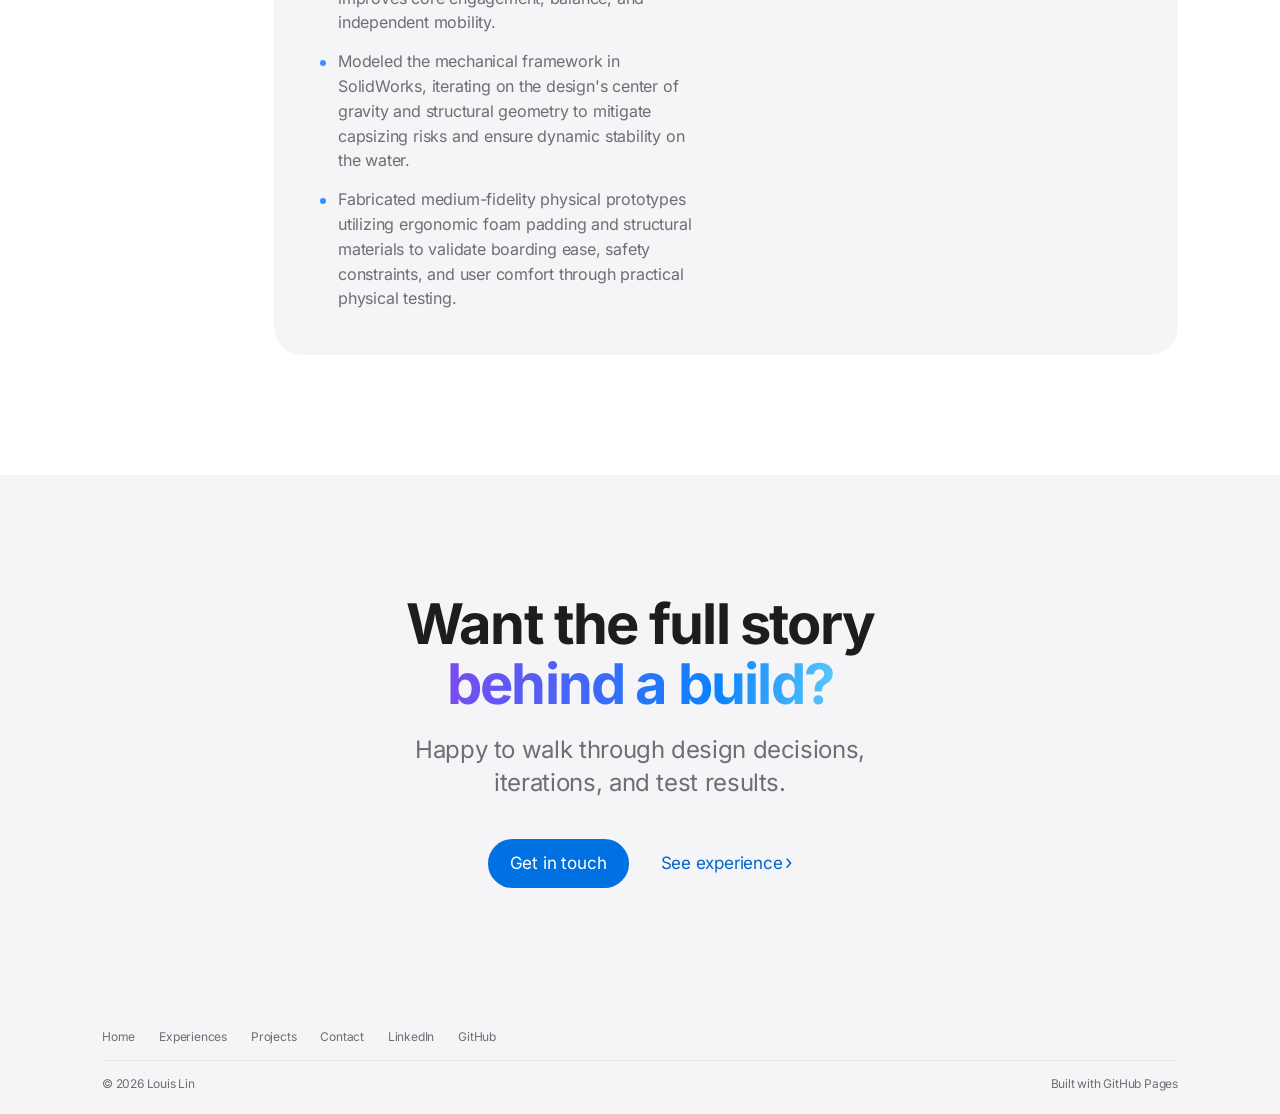
<file: projects.html>
<!DOCTYPE html>
<html lang="en" class="no-js has-lnav">
<head>
    <meta charset="UTF-8">
    <meta name="viewport" content="width=device-width, initial-scale=1, viewport-fit=cover">
    <title>Projects | Louis Lin</title>
    <meta name="description" content="Hardware design, firmware development, and prototyping: exoskeleton, EMG prosthetic hand, robotic hand support, and adaptive paddleboard.">
    <meta name="theme-color" content="#ffffff" media="(prefers-color-scheme: light)">
    <meta name="theme-color" content="#000000" media="(prefers-color-scheme: dark)">
    <meta property="og:title" content="Projects | Louis Lin">
    <meta property="og:description" content="Hardware design, firmware development, and prototyping: exoskeleton, EMG prosthetic hand, robotic hand support, and adaptive paddleboard.">
    <meta property="og:image" content="https://louis-lin06.github.io/social-preview.png">
    <meta name="twitter:card" content="summary_large_image">
    <link rel="icon" href="favicon.svg" type="image/svg+xml">
    <link rel="preload" href="assets/fonts/inter-latin.woff2" as="font" type="font/woff2" crossorigin>
    <link rel="stylesheet" href="assets/site.css?v=20261111a">
    <script>
        /* If a non-English language was chosen before, hide the page for a moment while it is applied, to avoid a flash of English */
        (function () { try { var s = localStorage.getItem('site-language');
            if (s && s !== 'en') { var d = document.documentElement; d.classList.add('lang-loading'); setTimeout(function () { d.classList.remove('lang-loading'); }, 1500); } } catch (e) {} })();
    </script>
</head>
<body>
    <a class="skip-link" href="#main">Skip to content</a>

    <header class="gnav">
        <div class="container gnav-inner">
            <a href="index.html" class="gnav-brand">Louis Lin<span class="sep">|</span><span class="sub">Engineering Portfolio</span></a>
            <button class="menu-toggle" aria-label="Open menu" aria-expanded="false" aria-controls="site-menu"><span></span><span></span></button>
            <nav class="gnav-links" id="site-menu" aria-label="Main">
                <a href="index.html">Home</a>
                <a href="experiences.html">Experiences</a>
                <a href="projects.html" class="active" aria-current="page">Projects</a>
                <a href="contact.html">Contact</a>
                <a href="https://www.linkedin.com/in/louis-lin-43164a328" target="_blank" rel="noopener" class="btn-linkedin" aria-label="LinkedIn" title="LinkedIn"><svg viewBox="0 0 24 24" fill="currentColor" aria-hidden="true"><path d="M20.45 20.45h-3.56v-5.57c0-1.33-.02-3.04-1.85-3.04-1.85 0-2.14 1.45-2.14 2.94v5.67H9.35V9h3.41v1.56h.05c.48-.9 1.64-1.85 3.37-1.85 3.6 0 4.27 2.37 4.27 5.46v6.28zM5.34 7.43a2.06 2.06 0 110-4.13 2.06 2.06 0 010 4.13zM7.12 20.45H3.56V9h3.56v11.45z"/></svg></a>
            </nav>
        </div>
    </header>

    <nav class="lnav" aria-label="Projects sections">
        <div class="container lnav-inner">
            <span class="lnav-title">Projects</span>
            <div class="lnav-links">
                <a href="#exo">Exoskeleton</a>
                <a href="#emg-hand">EMG Hand</a>
                <span class="lnav-sep" aria-hidden="true"></span>
                <a href="#hand-support">Hand Support</a>
                <span class="lnav-sep" aria-hidden="true"></span>
                <a href="#paddleboard">Paddleboard</a>
            </div>
            
        </div>
    </nav>

    <button class="mobile-toc-btn" aria-expanded="false" aria-controls="toc-sheet"><svg viewBox="0 0 24 24" fill="none" stroke="currentColor" stroke-width="2.2" stroke-linecap="round" aria-hidden="true"><path d="M8 6h13M8 12h13M8 18h13M3.5 6h.01M3.5 12h.01M3.5 18h.01"/></svg>Projects</button>
    <div class="toc-backdrop"></div>
    <aside class="toc-sheet" id="toc-sheet" aria-label="Projects">
        <div class="toc-title">Projects <button class="toc-close-btn" aria-label="Close">×</button></div>
        <ul class="toc-list">
                <li class="toc-year-label">2026</li>
                <li><a href="#exo" class="toc-link">Lower-Body Exoskeleton</a></li>
                <li><a href="#emg-hand" class="toc-link">EMG Prosthetic Hand</a></li>
                <li class="toc-year-label">2025</li>
                <li><a href="#hand-support" class="toc-link">Robotic Hand Support</a></li>
                <li class="toc-year-label">2024</li>
                <li><a href="#paddleboard" class="toc-link">Adaptive Paddleboard</a></li>
        </ul>
    </aside>

    <main id="main">
        <section class="page-hero page-header">
            <div class="hero-glow" aria-hidden="true"><span></span><span></span></div>
            <div class="container">
                <p class="eyebrow proj fade-up" style="--d:0s">Projects</p>
                <h1 class="display split" data-i18n="proj.title">Featured Projects</h1>
                <p class="lead fade-up" style="--d:.5s">Hardware design, firmware development, and prototyping.</p>
                <div class="facts fade-up" style="--d:.7s">
                    <div class="fact"><b>4</b><span>Projects</span></div>
                    <div class="fact"><b>CAD → PCB</b><span>Mechanical to electrical</span></div>
                    <div class="fact"><b>EMG</b><span>Biosignal control</span></div>
                </div>
            </div>
        </section>

        <section class="section" style="padding-top:24px">
            <div class="container history-column">
            <!-- 2026 -->
            <div class="year-group">
                <div class="year-label year-header proj">2026</div>
                <div class="year-entries">
                <!-- LOWER-BODY EXOSKELETON -->
                <article class="entry is-proj project-section reveal" id="exo" data-spy-section>
                    <div class="entry-grid">
                        <div class="entry-info">
                            <div class="entry-top"><span class="badge-live">Current</span></div>
                            <h3 class="entry-title project-title">Lower-Body Exoskeleton</h3>
                            <p class="entry-role project-meta">Mechanical Team Lead</p>
                            <div class="entry-meta"><span class="chip"><svg viewBox="0 0 24 24" fill="none" stroke="currentColor" stroke-width="2" stroke-linecap="round" stroke-linejoin="round" aria-hidden="true"><circle cx="9" cy="8" r="3.5"/><path d="M2.5 20c.8-3.5 3.4-5.5 6.5-5.5s5.7 2 6.5 5.5"/><path d="M16 4.5a3.5 3.5 0 010 7M18 14.8c1.9.7 3.1 2.6 3.5 5.2"/></svg>UW Biomechatronics Club</span><span class="chip"><svg viewBox="0 0 24 24" fill="none" stroke="currentColor" stroke-width="2" stroke-linecap="round" stroke-linejoin="round" aria-hidden="true"><rect x="3" y="5" width="18" height="16" rx="3"/><path d="M3 10h18M8 3v4M16 3v4"/></svg>Sept 2024 - Present</span></div>
                            <div class="tech project-tech"><span>SolidWorks</span><span>Arduino</span><span>3D Printing</span><span>Systems Integration</span></div>
                            <ul class="entry-list project-desc">
                                <li>Leading the Mechanical Subteam in the design and early-stage development of a lower-body exoskeleton for the ACE 2026 Competition, drafting CAD models for a custom cycloidal gearbox and planning mechanical systems with safety and modularity in mind.</li>
                                <li>Applied skills from previous robotic hand projects, including 3D printing, assembly, and integration of mechanical components, to develop reliable prototypes and ensure seamless hardware functionality.</li>
                                <li>Coordinating with other subteam leads and leveraging Arduino and biosensor experience to guide system integration, iterative design, and multidisciplinary collaboration.</li>
                            </ul>
                        </div>
                        <div class="entry-media">
                            <!-- ALBUM SCROLL FEATURE -->
                            <div class="gallery carousel-container" data-gallery>
                                <div class="gallery-track carousel-track" tabindex="0" role="region" aria-label="Lower-Body Exoskeleton photos">
                                    <figure class="gallery-slide carousel-slide">
                                        <button class="gallery-media fill-cover" type="button" aria-label="Enlarge image: SolidWorks assembly of the custom exoskeleton actuator and motor shell."><img src="images/fill/exo-actuator-with-motor-shell-cad.webp" data-full="images/exo-actuator-with-motor-shell-cad.webp" alt="Actuator CAD" loading="lazy" decoding="async"></button>
                                        <figcaption class="gallery-caption carousel-caption">SolidWorks assembly of the custom exoskeleton actuator and motor shell.</figcaption>
                                    </figure>
                                    <figure class="gallery-slide carousel-slide">
                                        <button class="gallery-media fill-cover" type="button" aria-label="Enlarge image: CAD modeling of the motor controller housing and motor mount integration."><img src="images/fill/exo-cad-of-motor-controller-and-motor-mount.webp" data-full="images/exo-cad-of-motor-controller-and-motor-mount.webp" alt="Motor Controller CAD" loading="lazy" decoding="async"></button>
                                        <figcaption class="gallery-caption carousel-caption">CAD modeling of the motor controller housing and motor mount integration.</figcaption>
                                    </figure>
                                    <figure class="gallery-slide carousel-slide">
                                        <button class="gallery-media fill-cover" type="button" aria-label="Enlarge image: Exploded view detailing the structural mounting plates and internal housing."><img src="images/fill/exo-cad-of-motor-controller-and-motor-mount-p2.webp" data-full="images/exo-cad-of-motor-controller-and-motor-mount-p2.webp" alt="Exploded CAD View" loading="lazy" decoding="async"></button>
                                        <figcaption class="gallery-caption carousel-caption">Exploded view detailing the structural mounting plates and internal housing.</figcaption>
                                    </figure>
                                    <figure class="gallery-slide carousel-slide">
                                        <button class="gallery-media fill-cover" type="button" aria-label="Enlarge image: Physical fabrication and assembly of the Mark 1 aluminum exoskeleton frame."><img src="images/fill/exo-mark-1-p2.webp" data-full="images/exo-mark-1-p2.webp" alt="Mark 1 Frame Fabrication" loading="lazy" decoding="async"></button>
                                        <figcaption class="gallery-caption carousel-caption">Physical fabrication and assembly of the Mark 1 aluminum exoskeleton frame.</figcaption>
                                    </figure>
                                    <figure class="gallery-slide carousel-slide">
                                        <button class="gallery-media fill-cover" type="button" aria-label="Enlarge image: Conducting physical fit and ergonomic testing of the Mark 1 frame."><img src="images/fill/exo-mark-1.webp" data-full="images/exo-mark-1.webp" alt="Mark 1 Fit Testing" loading="lazy" decoding="async"></button>
                                        <figcaption class="gallery-caption carousel-caption">Conducting physical fit and ergonomic testing of the Mark 1 frame.</figcaption>
                                    </figure>
                                </div>
                                <div class="gallery-controls">
                                    <div class="gallery-dots"></div>
                                    <div class="gallery-arrows">
                                        <button class="carousel-btn prev" type="button" aria-label="Previous image"><svg viewBox="0 0 24 24" fill="none" stroke="currentColor" stroke-width="2.2" stroke-linecap="round" stroke-linejoin="round"><path d="M15 18l-6-6 6-6"/></svg></button>
                                        <button class="carousel-btn next" type="button" aria-label="Next image"><svg viewBox="0 0 24 24" fill="none" stroke="currentColor" stroke-width="2.2" stroke-linecap="round" stroke-linejoin="round"><path d="M9 18l6-6-6-6"/></svg></button>
                                    </div>
                                </div>
                            </div>
                        </div>
                    </div>
                </article>
                <!-- EMG CONTROLLED PROSTHETIC HAND -->
                <article class="entry is-proj project-section reveal" id="emg-hand" data-spy-section>
                    <div class="entry-grid">
                        <div class="entry-info">
                            
                            <h3 class="entry-title project-title">EMG Controlled Prosthetic Hand</h3>
                            <p class="entry-role project-meta">Independent Hardware Project</p>
                            <div class="entry-meta"><span class="chip"><svg viewBox="0 0 24 24" fill="none" stroke="currentColor" stroke-width="2" stroke-linecap="round" stroke-linejoin="round" aria-hidden="true"><rect x="3" y="5" width="18" height="16" rx="3"/><path d="M3 10h18M8 3v4M16 3v4"/></svg>May 2026 - Aug 2026</span></div>
                            <div class="tech project-tech"><span>C++</span><span>Arduino Uno</span><span>Custom PCBs</span><span>Signal Filtering</span></div>
                            <ul class="entry-list project-desc">
                                <li>Engineered a tendon-driven, myoelectric prosthetic hand prototype using forearm sensors to translate muscle signals into mechanical actuation.</li>
                                <li>Programmed an Arduino Uno microcontroller in C++ to process sensor inputs and drive a continuous rotation servo for dynamic grip control.</li>
                                <li>Drafted circuit schematics and technical documentation to validate firmware and hardware integration.</li>
                            </ul>
                        </div>
                        <div class="entry-media">
                            <!-- ALBUM SCROLL FEATURE -->
                            <div class="gallery carousel-container" data-gallery>
                                <div class="gallery-track carousel-track" tabindex="0" role="region" aria-label="EMG Controlled Prosthetic Hand photos">
                                    <figure class="gallery-slide carousel-slide">
                                        <div class="gallery-media is-video fill-blur" style="--fill: url('/images/fill/prosthetic-vid-poster-bg.webp')"><video poster="images/prosthetic-vid-poster.jpg" autoplay loop muted playsinline preload="auto" aria-label="Live testing of the tendon-driven prosthetic hand actuation."><source src="images/prosthetic-hand-demo.mp4" type="video/mp4"><source src="images/prosthetic-hand-demo.webm" type="video/webm"></video></div>
                                        <figcaption class="gallery-caption carousel-caption">Live testing of the tendon-driven prosthetic hand actuation.</figcaption>
                                    </figure>
                                    <figure class="gallery-slide carousel-slide">
                                        <button class="gallery-media fill-cover" type="button" aria-label="Enlarge image: SolidWorks CAD model detailing the finger joint framework."><img src="images/fill/prosthetic-mech-cad.webp" data-full="images/prosthetic-mech-cad.webp" alt="Prosthetic CAD" loading="lazy" decoding="async"></button>
                                        <figcaption class="gallery-caption carousel-caption">SolidWorks CAD model detailing the finger joint framework.</figcaption>
                                    </figure>
                                    <figure class="gallery-slide carousel-slide">
                                        <button class="gallery-media fill-cover" type="button" aria-label="Enlarge image: Iterative mechanical design process for the palm and finger joints."><img src="images/fill/prosthetic-mech-iterations.webp" data-full="images/prosthetic-mech-iterations.webp" alt="Mechanical Iterations" loading="lazy" decoding="async"></button>
                                        <figcaption class="gallery-caption carousel-caption">Iterative mechanical design process for the palm and finger joints.</figcaption>
                                    </figure>
                                    <figure class="gallery-slide carousel-slide">
                                        <button class="gallery-media fill-cover" type="button" aria-label="Enlarge image: Custom circuit schematic for signal filtering and amplification."><img src="images/fill/prosthetic-electrical.webp" data-full="images/prosthetic-electrical.webp" alt="Electrical Schematic" loading="lazy" decoding="async"></button>
                                        <figcaption class="gallery-caption carousel-caption">Custom circuit schematic for signal filtering and amplification.</figcaption>
                                    </figure>
                                    <figure class="gallery-slide carousel-slide">
                                        <button class="gallery-media fill-cover" type="button" aria-label="Enlarge image: Finished custom printed circuit board (PCB) for the EMG control system."><img src="images/fill/prosthetic-finished-pcb.webp" data-full="images/prosthetic-finished-pcb.webp" alt="Finished PCB" loading="lazy" decoding="async"></button>
                                        <figcaption class="gallery-caption carousel-caption">Finished custom printed circuit board (PCB) for the EMG control system.</figcaption>
                                    </figure>
                                </div>
                                <div class="gallery-controls">
                                    <div class="gallery-dots"></div>
                                    <div class="gallery-arrows">
                                        <button class="carousel-btn prev" type="button" aria-label="Previous image"><svg viewBox="0 0 24 24" fill="none" stroke="currentColor" stroke-width="2.2" stroke-linecap="round" stroke-linejoin="round"><path d="M15 18l-6-6 6-6"/></svg></button>
                                        <button class="carousel-btn next" type="button" aria-label="Next image"><svg viewBox="0 0 24 24" fill="none" stroke="currentColor" stroke-width="2.2" stroke-linecap="round" stroke-linejoin="round"><path d="M9 18l6-6-6-6"/></svg></button>
                                    </div>
                                </div>
                            </div>
                        </div>
                    </div>
                </article>
                </div>
            </div>
            <!-- 2025 -->
            <div class="year-group">
                <div class="year-label year-header proj">2025</div>
                <div class="year-entries">
                <!-- ROBOTIC HAND SUPPORT MECHANISM -->
                <article class="entry is-proj project-section reveal" id="hand-support" data-spy-section>
                    <div class="entry-grid">
                        <div class="entry-info">
                            
                            <h3 class="entry-title project-title">Robotic Hand Support Mechanism</h3>
                            <p class="entry-role project-meta">Academic Design Project</p>
                            <div class="entry-meta"><span class="chip"><svg viewBox="0 0 24 24" fill="none" stroke="currentColor" stroke-width="2" stroke-linecap="round" stroke-linejoin="round" aria-hidden="true"><rect x="3" y="5" width="18" height="16" rx="3"/><path d="M3 10h18M8 3v4M16 3v4"/></svg>Sept 2024 - April 2025</span></div>
                            <div class="tech project-tech"><span>MyoWare Biosensors</span><span>Hardware Validation</span><span>Mechanics</span></div>
                            <ul class="entry-list project-desc">
                                <li>Assembled a functional biomechanical prototype, integrating MyoWare surface electromyography (EMG) sensors with an Arduino Uno to control a unified grasp mechanism.</li>
                                <li>Drafted circuit schematics and developed foundational firmware to read analog muscle signals, utilizing basic thresholding to trigger a continuous rotation servo.</li>
                                <li>Compiled technical summaries documenting the electromechanical assembly and system integration process.</li>
                            </ul>
                        </div>
                        <div class="entry-media">
                            <!-- ALBUM SCROLL FEATURE -->
                            <div class="gallery carousel-container" data-gallery>
                                <div class="gallery-track carousel-track" tabindex="0" role="region" aria-label="Robotic Hand Support Mechanism photos">
                                    <figure class="gallery-slide carousel-slide">
                                        <button class="gallery-media fill-cover" type="button" aria-label="Enlarge image: Early string-driven glove prototype for finger mobility testing."><img src="images/fill/hand-support-p1.webp" data-full="images/hand-support-p1.webp" alt="Early Glove Prototype" loading="lazy" decoding="async"></button>
                                        <figcaption class="gallery-caption carousel-caption">Early string-driven glove prototype for finger mobility testing.</figcaption>
                                    </figure>
                                    <figure class="gallery-slide carousel-slide">
                                        <button class="gallery-media fill-cover" type="button" aria-label="Enlarge image: Iterated 3D printed mechanical linkage driven by a continuous rotation servo."><img src="images/hand-support-p2.webp" alt="Mechanical Linkage Prototype" loading="lazy" decoding="async"></button>
                                        <figcaption class="gallery-caption carousel-caption">Iterated 3D printed mechanical linkage driven by a continuous rotation servo.</figcaption>
                                    </figure>
                                    <figure class="gallery-slide carousel-slide">
                                        <button class="gallery-media fill-cover" type="button" aria-label="Enlarge image: Validating surface electromyography (EMG) using MyoWare biosensors."><img src="images/hand-support-testing-myoware.webp" alt="MyoWare Sensor Testing" loading="lazy" decoding="async"></button>
                                        <figcaption class="gallery-caption carousel-caption">Validating surface electromyography (EMG) using MyoWare biosensors.</figcaption>
                                    </figure>
                                    <figure class="gallery-slide carousel-slide">
                                        <button class="gallery-media fill-cover" type="button" aria-label="Enlarge image: Soldering custom wiring and hardware connections for the sensor array."><img src="images/hand-support-soldering-wires-to-sensors.webp" alt="Soldering Sensors" loading="lazy" decoding="async"></button>
                                        <figcaption class="gallery-caption carousel-caption">Soldering custom wiring and hardware connections for the sensor array.</figcaption>
                                    </figure>
                                </div>
                                <div class="gallery-controls">
                                    <div class="gallery-dots"></div>
                                    <div class="gallery-arrows">
                                        <button class="carousel-btn prev" type="button" aria-label="Previous image"><svg viewBox="0 0 24 24" fill="none" stroke="currentColor" stroke-width="2.2" stroke-linecap="round" stroke-linejoin="round"><path d="M15 18l-6-6 6-6"/></svg></button>
                                        <button class="carousel-btn next" type="button" aria-label="Next image"><svg viewBox="0 0 24 24" fill="none" stroke="currentColor" stroke-width="2.2" stroke-linecap="round" stroke-linejoin="round"><path d="M9 18l6-6-6-6"/></svg></button>
                                    </div>
                                </div>
                            </div>
                        </div>
                    </div>
                </article>
                </div>
            </div>
            <!-- 2024 -->
            <div class="year-group">
                <div class="year-label year-header proj">2024</div>
                <div class="year-entries">
                <!-- ADAPTIVE PADDLEBOARD -->
                <article class="entry is-proj project-section reveal" id="paddleboard" data-spy-section>
                    <div class="entry-grid">
                        <div class="entry-info">
                            
                            <h3 class="entry-title project-title">Adaptive Paddleboard</h3>
                            <p class="entry-role project-meta">Accessible Design for Cerebral Palsy</p>
                            <div class="entry-meta"><span class="chip"><svg viewBox="0 0 24 24" fill="none" stroke="currentColor" stroke-width="2" stroke-linecap="round" stroke-linejoin="round" aria-hidden="true"><circle cx="9" cy="8" r="3.5"/><path d="M2.5 20c.8-3.5 3.4-5.5 6.5-5.5s5.7 2 6.5 5.5"/><path d="M16 4.5a3.5 3.5 0 010 7M18 14.8c1.9.7 3.1 2.6 3.5 5.2"/></svg>In collaboration with KidsAbility</span><span class="chip"><svg viewBox="0 0 24 24" fill="none" stroke="currentColor" stroke-width="2" stroke-linecap="round" stroke-linejoin="round" aria-hidden="true"><rect x="3" y="5" width="18" height="16" rx="3"/><path d="M3 10h18M8 3v4M16 3v4"/></svg>Sept 2024 - Dec 2024</span></div>
                            <div class="tech project-tech"><span>Mechanical Prototyping</span><span>Human-Centered Design</span></div>
                            <ul class="entry-list project-desc">
                                <li>Collaborated with KidsAbility to conduct human factors research, conceptualizing and designing a novel paddleboard support system for teenagers with mild spastic cerebral palsy.</li>
                                <li>Engineered a kneeling-centric design alternative to traditional seated models, developing an adjustable, cushioned pole framework that improves core engagement, balance, and independent mobility.</li>
                                <li>Modeled the mechanical framework in SolidWorks, iterating on the design&#x27;s center of gravity and structural geometry to mitigate capsizing risks and ensure dynamic stability on the water.</li>
                                <li>Fabricated medium-fidelity physical prototypes utilizing ergonomic foam padding and structural materials to validate boarding ease, safety constraints, and user comfort through practical physical testing.</li>
                            </ul>
                        </div>
                        <div class="entry-media">
                            <!-- ALBUM SCROLL FEATURE -->
                            <div class="gallery carousel-container" data-gallery>
                                <div class="gallery-track carousel-track" tabindex="0" role="region" aria-label="Adaptive Paddleboard photos">
                                    <figure class="gallery-slide carousel-slide">
                                        <button class="gallery-media fill-cover" type="button" aria-label="Enlarge image: Conceptual sketches illustrating height adjustability for standing and kneeling configurations."><img src="images/fill/paddleboard-drawing1.webp" data-full="images/paddleboard-drawing1.webp" alt="Adjustability Concept Sketch" loading="lazy" decoding="async"></button>
                                        <figcaption class="gallery-caption carousel-caption">Conceptual sketches illustrating height adjustability for standing and kneeling configurations.</figcaption>
                                    </figure>
                                    <figure class="gallery-slide carousel-slide">
                                        <button class="gallery-media fill-cover" type="button" aria-label="Enlarge image: Isometric design identifying outrigger stabilization, knee cushions, and the adjustable seat framework."><img src="images/fill/paddleboard-drawing-2.webp" data-full="images/paddleboard-drawing-2.webp" alt="Isometric Schematic" loading="lazy" decoding="async"></button>
                                        <figcaption class="gallery-caption carousel-caption">Isometric design identifying outrigger stabilization, knee cushions, and the adjustable seat framework.</figcaption>
                                    </figure>
                                    <figure class="gallery-slide carousel-slide">
                                        <button class="gallery-media fill-cover" type="button" aria-label="Enlarge image: Medium-fidelity prototype featuring the physical styrofoam seating and adjustable pole mechanics."><img src="images/paddleboard-medfed-prototype.webp" alt="Medium Fidelity Prototype" loading="lazy" decoding="async"></button>
                                        <figcaption class="gallery-caption carousel-caption">Medium-fidelity prototype featuring the physical styrofoam seating and adjustable pole mechanics.</figcaption>
                                    </figure>
                                </div>
                                <div class="gallery-controls">
                                    <div class="gallery-dots"></div>
                                    <div class="gallery-arrows">
                                        <button class="carousel-btn prev" type="button" aria-label="Previous image"><svg viewBox="0 0 24 24" fill="none" stroke="currentColor" stroke-width="2.2" stroke-linecap="round" stroke-linejoin="round"><path d="M15 18l-6-6 6-6"/></svg></button>
                                        <button class="carousel-btn next" type="button" aria-label="Next image"><svg viewBox="0 0 24 24" fill="none" stroke="currentColor" stroke-width="2.2" stroke-linecap="round" stroke-linejoin="round"><path d="M9 18l6-6-6-6"/></svg></button>
                                    </div>
                                </div>
                            </div>
                        </div>
                    </div>
                </article>
                </div>
            </div>
            </div>
        </section>

        <section class="section section-alt cta-band">
            <div class="container">
                <h2 class="headline reveal" data-i18n="proj.cta">Want the full story<br><span class="grad-text">behind a build?</span></h2>
                <p class="lead reveal">Happy to walk through design decisions, iterations, and test results.</p>
                <div class="cta-row reveal">
                    <a href="contact.html" class="btn">Get in touch</a>
                    <a href="experiences.html" class="link-arrow">See experience</a>
                </div>
            </div>
        </section>
    </main>

    <footer class="site-footer">
        <div class="container">
            <nav class="footer-nav" aria-label="Footer">
                <a href="index.html">Home</a>
                <a href="experiences.html">Experiences</a>
                <a href="projects.html">Projects</a>
                <a href="contact.html">Contact</a>
                <a href="https://www.linkedin.com/in/louis-lin-43164a328" target="_blank" rel="noopener">LinkedIn</a>
                <a href="https://github.com/louis-lin06" target="_blank" rel="noopener">GitHub</a>
            </nav>
            <div class="footer-content">
                <span>© 2026 Louis Lin</span>
                <span>Built with GitHub Pages</span>
            </div>
        </div>
    </footer>

    <script src="assets/i18n-data.js?v=20261111a"></script>
    <script src="assets/i18n.js?v=20261111a"></script>
    <script src="assets/site.js?v=20261111a"></script>
</body>
</html>
</file>
<file: assets/site.css>
/* ==========================================================================
   Louis Lin | Engineering Portfolio
   Shared design system. Light by default, dark follows the visitor's device.
   ========================================================================== */

/* Inter, served from this site (Google Fonts is blocked in mainland China and would stall page loads there) */
@font-face {
    font-family: "Inter";
    font-style: normal;
    font-weight: 100 900;
    font-display: swap;
    src: url("fonts/inter-latin.woff2") format("woff2-variations"), url("fonts/inter-latin.woff2") format("woff2");
    unicode-range: U+0000-00FF,U+0131,U+0152-0153,U+02BB-02BC,U+02C6,U+02DA,U+02DC,U+0304,U+0308,U+0329,U+2000-206F,U+20AC,U+2122,U+2191,U+2193,U+2212,U+2215,U+FEFF,U+FFFD;
}

:root {
    color-scheme: light dark;

    /* Surfaces */
    --bg: #ffffff;
    --bg-alt: #f5f5f7;
    --card: #f5f5f7;
    --card-on-alt: #ffffff;
    --media-bg: #e8e8ed;
    --glass: rgba(255, 255, 255, 0.72);
    --glass-strong: rgba(255, 255, 255, 0.9);

    /* Text */
    --text: #1d1d1f;
    --text-2: #6e6e73;
    --text-3: #86868b;
    --line: rgba(0, 0, 0, 0.1);
    --line-soft: rgba(0, 0, 0, 0.06);

    /* Accents: purple = experience track, blue = project track */
    --blue: #0071e3;
    --blue-hover: #0077ed;
    --link: #0066cc;
    --exp: #7b4bf0;
    --exp-2: #a07bff;
    --exp-soft: rgba(123, 75, 240, 0.1);
    --proj: #0a84ff;
    --proj-2: #5ac8fa;
    --proj-soft: rgba(10, 132, 255, 0.1);
    --live: #30d158;

    --shadow-2: 0 18px 50px -12px rgba(0, 0, 0, 0.18);

    /* Layout */
    --gnav-h: 52px;
    --lnav-h: 52px;
    --maxw: 1120px;
    --gutter: 22px;
    --radius-lg: 28px;
    --radius-md: 18px;
    --ease: cubic-bezier(0.28, 0.11, 0.32, 1);
    --ease-out: cubic-bezier(0.16, 1, 0.3, 1);

    --font: "SF Pro Display", "SF Pro Text", -apple-system, BlinkMacSystemFont, "Inter", "Helvetica Neue", Helvetica, Arial, sans-serif;
}

@media (prefers-color-scheme: dark) {
    :root {
        --bg: #000000;
        --bg-alt: #101012;
        --card: #1c1c1e;
        --card-on-alt: #1c1c1e;
        --media-bg: #0b0b0c;
        --glass: rgba(22, 22, 23, 0.72);
        --glass-strong: rgba(22, 22, 23, 0.94);

        --text: #f5f5f7;
        --text-2: #a1a1a6;
        --text-3: #86868b;
        --line: rgba(255, 255, 255, 0.14);
        --line-soft: rgba(255, 255, 255, 0.08);

        --blue: #0a84ff;
        --blue-hover: #409cff;
        --link: #2997ff;
        --exp: #a78bfa;
        --exp-2: #c4b5fd;
        --exp-soft: rgba(167, 139, 250, 0.14);
        --proj: #2997ff;
        --proj-2: #64d2ff;
        --proj-soft: rgba(41, 151, 255, 0.14);

        --shadow-2: 0 18px 50px -12px rgba(0, 0, 0, 0.7);
    }
}

/* Smooth cross-page fades in browsers that support it */
@view-transition { navigation: auto; }

/* ---------- Base ---------- */
*, *::before, *::after { box-sizing: border-box; margin: 0; padding: 0; }

html {
    scroll-behavior: smooth;
    scroll-padding-top: calc(var(--gnav-h) + 24px);
    -webkit-text-size-adjust: 100%;
}
html.has-lnav { scroll-padding-top: calc(var(--gnav-h) + var(--lnav-h) + 24px); }

body {
    font-family: var(--font);
    font-size: 17px;
    line-height: 1.47;
    letter-spacing: -0.012em;
    color: var(--text);
    background: var(--bg);
    -webkit-font-smoothing: antialiased;
    -moz-osx-font-smoothing: grayscale;
    min-height: 100vh;
    display: flex;
    flex-direction: column;
    overflow-x: hidden;
}

main { flex: 1; }
img, video { display: block; max-width: 100%; }
a { color: var(--link); text-decoration: none; }
a:hover { text-decoration: underline; }
button { font: inherit; color: inherit; background: none; border: 0; cursor: pointer; }
ul { list-style: none; }

:focus:not(:focus-visible) { outline: none; }
:focus-visible { outline: 2px solid var(--blue); outline-offset: 3px; border-radius: 6px; }

.skip-link { position: absolute; left: -9999px; top: 8px; z-index: 1000; background: var(--blue); color: #fff; padding: 8px 14px; border-radius: 8px; }
.skip-link:focus { left: 8px; }

.container { width: 100%; max-width: var(--maxw); margin: 0 auto; padding: 0 var(--gutter); }

/* ---------- Global nav ---------- */
.gnav {
    position: sticky; top: 0; z-index: 200;
    height: var(--gnav-h);
    background: var(--glass);
    backdrop-filter: saturate(180%) blur(20px);
    -webkit-backdrop-filter: saturate(180%) blur(20px);
    border-bottom: 1px solid transparent;
    transition: border-color 0.3s var(--ease), background 0.3s var(--ease);
}
.gnav.is-scrolled, .gnav.menu-open { border-bottom-color: var(--line-soft); }
.gnav.menu-open { background: var(--bg); backdrop-filter: none; -webkit-backdrop-filter: none; }
html.at-top .gnav, html.at-top .lnav { backdrop-filter: none; -webkit-backdrop-filter: none; }
.gnav-inner { height: 100%; display: flex; align-items: center; justify-content: flex-start; gap: 24px; }

.gnav-brand { display: inline-flex; align-items: center; gap: 0; margin-right: auto; color: var(--text); font-weight: 600; font-size: 15px; letter-spacing: -0.01em; white-space: nowrap; }
.gnav-brand:hover { text-decoration: none; }
.gnav-brand img { width: 24px; height: 24px; border-radius: 7px; }
.gnav-brand .sep { color: var(--text-3); font-weight: 400; margin: 0 9px; }
.gnav-brand .sub { color: var(--text-2); font-weight: 400; }

.gnav-links { display: flex; align-items: center; gap: 30px; }
.gnav-links a { color: var(--text); opacity: 0.8; font-size: 13px; letter-spacing: -0.005em; transition: opacity 0.2s; }
.gnav-links a:hover { opacity: 1; text-decoration: none; }
.gnav-links a.active { opacity: 1; font-weight: 600; }
.gnav-links a.btn-linkedin { opacity: 1; }

.btn-linkedin { display: inline-flex; align-items: center; justify-content: center; gap: 6px; width: 30px; height: 30px; background: var(--blue); color: #fff !important; padding: 0; border-radius: 980px; font-size: 12px !important; font-weight: 500; transition: background 0.2s, transform 0.2s; }
.btn-linkedin:hover { background: var(--blue-hover); text-decoration: none; }
.btn-linkedin svg { width: 14px; height: 14px; }

.menu-toggle { display: none; width: 44px; height: 44px; margin-right: -12px; position: relative; }
.menu-toggle span { position: absolute; left: 14px; width: 17px; height: 1.5px; background: var(--text); border-radius: 2px; transition: transform 0.35s var(--ease), top 0.35s var(--ease); }
.menu-toggle span:nth-child(1) { top: 18px; }
.menu-toggle span:nth-child(2) { top: 25px; }
.menu-open .menu-toggle span:nth-child(1) { top: 21.5px; transform: rotate(45deg); }
.menu-open .menu-toggle span:nth-child(2) { top: 21.5px; transform: rotate(-45deg); }

/* ---------- Local (page) nav ---------- */
.lnav {
    position: sticky; top: var(--gnav-h); z-index: 150;
    height: var(--lnav-h);
    background: var(--glass);
    backdrop-filter: saturate(180%) blur(20px);
    -webkit-backdrop-filter: saturate(180%) blur(20px);
    border-bottom: 1px solid var(--line-soft);
}
.lnav-inner { height: 100%; display: flex; align-items: center; gap: 20px; }
.lnav-title { font-size: 21px; font-weight: 600; letter-spacing: 0.005em; white-space: nowrap; color: var(--text); }
.lnav-links { margin-left: auto; display: flex; align-items: center; gap: 2px; overflow-x: auto; scrollbar-width: none; }
.lnav-links::-webkit-scrollbar { display: none; }
.lnav-links a { font-size: 12px; color: var(--text-2); padding: 5px 11px; border-radius: 980px; white-space: nowrap; transition: color 0.2s, background 0.25s; }
.lnav-links a:hover { color: var(--text); text-decoration: none; }
.lnav-links a.active { color: var(--text); background: var(--line-soft); }
.lnav-links .lnav-sep { width: 1px; height: 14px; background: var(--line); margin: 0 6px; flex: none; }
.lnav-cta { flex: none; }

/* ---------- Buttons & links ---------- */
.btn {
    display: inline-flex; align-items: center; justify-content: center; gap: 8px;
    background: var(--blue); color: #fff;
    font-size: 17px; font-weight: 400; letter-spacing: -0.01em;
    padding: 12px 22px; min-height: 44px; border-radius: 980px;
    transition: background 0.2s, transform 0.2s var(--ease), box-shadow 0.2s;
}
.btn:hover { background: var(--blue-hover); text-decoration: none; }
.btn:active { transform: scale(0.97); }
.btn svg { width: 18px; height: 18px; }
.btn-sm { font-size: 12px; padding: 5px 13px; min-height: 0; }

.link-arrow { display: inline-flex; align-items: center; gap: 2px; color: var(--link); font-size: 17px; }
.link-arrow::after { content: "›"; font-size: 1.15em; line-height: 1; transform: translateY(-1px); transition: transform 0.25s var(--ease); }
.link-arrow:hover { text-decoration: underline; }
.link-arrow:hover::after { transform: translate(3px, -1px); }

/* ---------- Typography helpers ---------- */
.eyebrow { font-size: 17px; font-weight: 600; letter-spacing: -0.01em; color: var(--text-2); margin-bottom: 12px; }
.eyebrow.exp { color: var(--exp); }
.eyebrow.proj { color: var(--proj); }
.display { font-size: clamp(44px, 7.4vw, 88px); line-height: 1.04; font-weight: 700; letter-spacing: -0.038em; }
.headline { font-size: clamp(34px, 5vw, 56px); line-height: 1.07; font-weight: 700; letter-spacing: -0.032em; }
.lead { font-size: clamp(19px, 2.1vw, 24px); line-height: 1.38; color: var(--text-2); letter-spacing: -0.015em; }
.muted { color: var(--text-2); }
.grad-text {
    background: linear-gradient(95deg, var(--exp) 0%, var(--proj) 70%, var(--proj-2) 100%);
    -webkit-background-clip: text; background-clip: text; color: transparent;
    -webkit-box-decoration-break: clone; box-decoration-break: clone;
}

/* ---------- Sections ---------- */
.section { padding: 120px 0; position: relative; }
.section-tight { padding: 80px 0; }
.section-alt { background: var(--bg-alt); }
.section-alt .card, .section-alt .entry { background: var(--card-on-alt); }
.section-head { text-align: center; max-width: 780px; margin: 0 auto 64px; }
.section-head .lead { margin-top: 16px; }

/* ---------- Scroll reveal ---------- */
.reveal { opacity: 0; transform: translateY(36px); transition: opacity 0.9s var(--ease-out), transform 0.9s var(--ease-out); transition-delay: var(--d, 0s); }
.reveal.in { opacity: 1; transform: none; }
.no-js .reveal { opacity: 1; transform: none; }

/* ---------- Home: hero ---------- */
.hero { position: relative; text-align: center; padding: 128px 0 96px; overflow: hidden; isolation: isolate; }
.hero-glow { position: absolute; inset: 0; z-index: -1; pointer-events: none; overflow: hidden; contain: strict; }
.hero-glow span { position: absolute; border-radius: 50%; opacity: 0.35; will-change: transform; background: radial-gradient(circle closest-side, color-mix(in srgb, var(--c) 99%, transparent) 0%, color-mix(in srgb, var(--c) 99%, transparent) 10%, color-mix(in srgb, var(--c) 96%, transparent) 20%, color-mix(in srgb, var(--c) 88%, transparent) 30%, color-mix(in srgb, var(--c) 72%, transparent) 40%, color-mix(in srgb, var(--c) 49%, transparent) 50%, color-mix(in srgb, var(--c) 26%, transparent) 60%, color-mix(in srgb, var(--c) 10%, transparent) 70%, color-mix(in srgb, var(--c) 3%, transparent) 80%, color-mix(in srgb, var(--c) 1%, transparent) 90%, color-mix(in srgb, var(--c) 0%, transparent) 100%); }
/* Same look as the old blur(80px) circles, drawn as gradients so the browser does not re-blur every frame */
.hero-glow span:nth-child(1) { --c: var(--exp-2); width: 1000px; height: 1000px; top: -420px; left: calc(8% - 240px); animation: drift1 18s ease-in-out infinite alternate; }
.hero-glow span:nth-child(2) { --c: var(--proj-2); width: 1040px; height: 1040px; top: -360px; right: calc(4% - 240px); animation: drift2 22s ease-in-out infinite alternate; }
.hero-glow.paused span, .anim-paused, .anim-paused::before, .anim-paused::after { animation-play-state: paused !important; }
@media (prefers-color-scheme: dark) { .hero-glow span { opacity: 0.22; } }
@keyframes drift1 { to { transform: translate(120px, 80px) scale(1.1); } }
@keyframes drift2 { to { transform: translate(-140px, 60px) scale(0.95); } }

.hero .eyebrow { display: inline-flex; align-items: center; gap: 10px; padding: 6px 14px 6px 8px; border-radius: 980px; background: var(--glass-strong); box-shadow: 0 0 0 1px var(--line-soft); font-size: 14px; font-weight: 500; color: var(--text-2); margin-bottom: 28px; }
.hero .eyebrow .dot { position: relative; width: 8px; height: 8px; border-radius: 50%; background: var(--live); margin-left: 6px; }
.hero .eyebrow .dot::after { content: ""; position: absolute; inset: 0; border-radius: 50%; background: rgba(48, 209, 88, 0.55); animation: pulse 2.2s infinite; }
/* Ring drawn with transform + opacity only, so it runs on the GPU without repaints */
@keyframes pulse { 0% { transform: scale(1); opacity: 1; } 70% { transform: scale(3); opacity: 0; } 100% { transform: scale(3); opacity: 0; } }
.hero .lead { max-width: 660px; margin: 26px auto 0; }
.cta-row { display: flex; flex-wrap: wrap; align-items: center; justify-content: center; gap: 16px 32px; margin-top: 40px; }

/* Hero word-by-word entrance */
.split .w { display: inline-block; opacity: 0; transform: translateY(0.35em); filter: blur(8px); animation: wordIn 0.9s var(--ease-out) forwards; animation-delay: calc(var(--i) * 70ms + 120ms); }
@keyframes wordIn { to { opacity: 1; transform: none; filter: blur(0); } }
.fade-up { opacity: 0; transform: translateY(16px); animation: fadeUp 0.9s var(--ease-out) forwards; animation-delay: var(--d, 0.6s); }
@keyframes fadeUp { to { opacity: 1; transform: none; } }

/* ---------- Stats ---------- */
.stats { display: grid; grid-template-columns: repeat(3, 1fr); gap: 24px; text-align: center; max-width: 900px; margin: 0 auto; }
.stat-num { font-size: clamp(48px, 7vw, 80px); font-weight: 700; letter-spacing: -0.04em; line-height: 1; font-variant-numeric: tabular-nums; }
.stat-label { margin-top: 10px; color: var(--text-2); font-size: 17px; }

/* ---------- About ---------- */
.about { display: grid; grid-template-columns: minmax(0, 5fr) minmax(0, 7fr); gap: 72px; align-items: center; }
.about-photo { position: relative; border-radius: var(--radius-lg); overflow: hidden; aspect-ratio: 3 / 4; background: var(--media-bg); box-shadow: var(--shadow-2); }
.about-photo img { width: 100%; height: 115%; object-fit: cover; object-position: top; transform: translateY(var(--py, 0px)); will-change: transform; }
.about-copy .headline { margin-bottom: 28px; }
.about-copy p { font-size: 19px; line-height: 1.55; color: var(--text-2); margin-bottom: 20px; letter-spacing: -0.016em; }
.about-copy p:last-child { margin-bottom: 0; }
.about-copy strong { color: var(--text); font-weight: 600; }

/* ---------- Cards ---------- */
.card { background: var(--card); border-radius: var(--radius-lg); padding: 40px; }

.skills { display: grid; grid-template-columns: repeat(3, 1fr); gap: 20px; }
.skill { transition: transform 0.5s var(--ease-out), box-shadow 0.5s var(--ease-out); }
.skill:hover { transform: translateY(-6px); box-shadow: var(--shadow-2); }
.skill-icon { width: 52px; height: 52px; border-radius: 14px; display: grid; place-items: center; margin-bottom: 24px; color: #fff; }
.skill-icon svg { width: 26px; height: 26px; }
.skill-icon.i1 { background: linear-gradient(135deg, var(--exp-2), var(--exp)); }
.skill-icon.i2 { background: linear-gradient(135deg, #b18cff, var(--proj)); }
.skill-icon.i3 { background: linear-gradient(135deg, var(--proj-2), var(--proj)); }
.skill h3 { font-size: 24px; letter-spacing: -0.02em; margin-bottom: 10px; }
.skill p { color: var(--text-2); }

/* ---------- Home timeline (Gantt) ---------- */
.timeline-card { background: var(--card-on-alt); border-radius: var(--radius-lg); padding: 40px 0 28px; overflow: hidden; position: relative; }
.timeline-header { padding: 0 40px; margin-bottom: 28px; display: flex; justify-content: space-between; align-items: flex-end; gap: 16px; flex-wrap: wrap; }
.timeline-header h2 { font-size: 28px; letter-spacing: -0.025em; }
.legend { display: flex; gap: 18px; flex-wrap: wrap; font-size: 13px; color: var(--text-2); }
.legend span { display: inline-flex; align-items: center; gap: 7px; }
.legend i { width: 10px; height: 10px; border-radius: 3px; display: inline-block; }
.legend .l-exp { background: var(--exp); }
.legend .l-proj { background: var(--proj); }
.timeline-hint { font-size: 13px; color: var(--text-3); display: inline-flex; align-items: center; gap: 6px; }
.timeline-hint .arr { display: inline-block; animation: nudge 1.6s ease-in-out infinite; }
@keyframes nudge { 0%, 100% { transform: translateX(0); } 50% { transform: translateX(-5px); } }

.gantt-scroll-wrapper { overflow-x: auto; overscroll-behavior-x: contain; padding: 0 40px 16px; scrollbar-width: thin; cursor: grab; }
.gantt-scroll-wrapper.dragging { cursor: grabbing; user-select: none; }
.gantt-scroll-wrapper.dragging .gantt-bar { pointer-events: none; }
.gantt-grid { display: grid; grid-template-columns: repeat(36, minmax(45px, 1fr)); gap: 12px 0; min-width: 1650px; position: relative; }
.gantt-grid::before { content: ""; position: absolute; top: calc(4.4rem + 18px); bottom: 0; left: 0; right: 0; background-image: linear-gradient(to right, var(--line-soft) 1px, transparent 1px); background-size: calc(100% / 36) 100%; pointer-events: none; }
.gantt-year { border-bottom: 1px solid var(--line); padding-bottom: 8px; margin-bottom: 2px; }
.gantt-year span { position: sticky; left: 8px; font-size: 15px; font-weight: 700; color: var(--text); background: var(--card-on-alt); padding: 2px 8px; border-radius: 6px; z-index: 5; letter-spacing: -0.01em; }
.gantt-month { font-size: 11px; font-weight: 500; color: var(--text-3); text-align: center; text-transform: uppercase; letter-spacing: 0.04em; margin-top: 18px; margin-bottom: 8px; }

.track-label { grid-column: 1 / 37; display: flex; align-items: center; margin-top: 12px; margin-bottom: 2px; border-radius: 10px; }
.track-label.purple { background: var(--exp-soft); }
.track-label.blue { background: var(--proj-soft); }
.track-label span { position: sticky; left: 0; padding: 8px 14px; font-size: 12px; text-transform: uppercase; letter-spacing: 0.08em; font-weight: 700; z-index: 5; }
.track-label.purple span { color: var(--exp); }
.track-label.blue span { color: var(--proj); }

.gantt-bar {
    position: relative; z-index: 2; margin: 0 3px; padding: 12px 16px; border-radius: 14px;
    display: flex; flex-direction: column; justify-content: center; color: #fff;
    transform-origin: left center;
    transition: transform 0.35s var(--ease-out), box-shadow 0.35s var(--ease-out), filter 0.35s;
}
.gantt-bar:hover { text-decoration: none; transform: translateY(-3px); box-shadow: 0 12px 28px -10px var(--bar-shadow); z-index: 10; filter: saturate(1.1); }
.bar-job { background: linear-gradient(120deg, #9d7bff, #6f3be6); --bar-shadow: rgba(111, 59, 230, 0.7); }
.bar-project { background: linear-gradient(120deg, #4cb4ff, #0a6fe0); --bar-shadow: rgba(10, 111, 224, 0.7); }
.bar-title { font-size: 14px; font-weight: 600; white-space: nowrap; overflow: hidden; text-overflow: ellipsis; letter-spacing: -0.01em; }
.bar-subtitle { font-size: 12px; opacity: 0.88; white-space: nowrap; overflow: hidden; text-overflow: ellipsis; }
.gantt-grid.animate .gantt-bar { clip-path: inset(0 100% 0 0 round 14px); }
.gantt-grid.animate.in .gantt-bar { clip-path: inset(0 0 0 0 round 14px); transition: clip-path 1.1s var(--ease-out), transform 0.35s var(--ease-out), box-shadow 0.35s var(--ease-out); transition-delay: var(--d, 0s), 0s, 0s; }

/* "Now" marker: label sits above the month names, dashed line runs below them.
   The line is a striped background (not a dashed border) so it renders on every browser, including iOS Safari. */
.now-marker { position: absolute; top: var(--now-top, 2.6rem); bottom: 0; width: 2px; margin-left: -1px; z-index: 3; pointer-events: none; }
.now-marker::before { content: ""; position: absolute; left: 0; top: var(--line-top, 36px); bottom: 0; width: 2px; background: repeating-linear-gradient(to bottom, var(--live) 0 5px, transparent 5px 10px); border-radius: 2px; }
.now-marker span { position: absolute; top: 0; left: 1px; transform: translateX(-50%); background: var(--live); color: #fff; font-size: 10px; font-weight: 700; line-height: 1.5; letter-spacing: 0.06em; text-transform: uppercase; padding: 1px 8px; border-radius: 980px; white-space: nowrap; box-shadow: 0 2px 8px rgba(48, 209, 88, 0.35); }
html[lang^="zh"] .now-marker span { letter-spacing: 0.02em; }

/* ---------- CTA band ---------- */
.cta-band { text-align: center; }
.cta-band .lead { max-width: 560px; margin: 18px auto 0; }

/* ---------- Page hero (sub pages) ---------- */
.page-hero { padding: 96px 0 72px; text-align: center; position: relative; overflow: hidden; isolation: isolate; }
.page-hero .lead { max-width: 640px; margin: 20px auto 0; }
.page-hero .hero-glow span { opacity: 0.22; }
.facts { display: flex; justify-content: center; flex-wrap: wrap; gap: 12px 40px; margin-top: 44px; }
.fact { text-align: center; }
.fact b { display: block; font-size: 32px; font-weight: 700; letter-spacing: -0.03em; line-height: 1.1; }
.fact span { font-size: 14px; color: var(--text-2); }

/* ---------- Year groups & entries (experiences / projects) ---------- */
.year-group { display: grid; grid-template-columns: 140px minmax(0, 1fr); gap: 32px; margin-bottom: 56px; }
.year-group:last-child { margin-bottom: 0; }
.year-label { position: sticky; top: calc(var(--gnav-h) + var(--lnav-h) + 28px); align-self: start; font-size: 48px; font-weight: 700; letter-spacing: -0.04em; line-height: 1; color: var(--text-3); opacity: 0.55; transition: opacity 0.4s, color 0.4s; }
.year-group.current .year-label { opacity: 1; }
.year-group.current .year-label.exp { color: var(--exp); }
.year-group.current .year-label.proj { color: var(--proj); }
.year-entries { display: flex; flex-direction: column; gap: 24px; min-width: 0; }

.entry { background: var(--card); border-radius: var(--radius-lg); padding: 44px; position: relative; overflow: hidden; }
.entry::before { content: ""; position: absolute; left: 0; top: 44px; width: 4px; height: 36px; border-radius: 0 4px 4px 0; background: var(--accent, var(--exp)); }
.entry.is-exp { --accent: var(--exp); }
.entry.is-proj { --accent: var(--proj); }
.entry-grid { display: grid; grid-template-columns: minmax(0, 1fr) minmax(0, 1fr); gap: 44px; align-items: start; }
.entry-top { display: flex; align-items: center; gap: 10px; margin-bottom: 10px; flex-wrap: wrap; }
.entry-title { font-size: clamp(24px, 2.6vw, 30px); line-height: 1.15; letter-spacing: -0.025em; font-weight: 700; }
.entry-role { font-size: 19px; color: var(--text); margin-top: 6px; font-weight: 500; letter-spacing: -0.015em; }
.entry-meta { display: flex; flex-wrap: wrap; gap: 8px; margin-top: 14px; }
.chip { display: inline-flex; align-items: center; gap: 6px; font-size: 13px; color: var(--text-2); background: var(--bg); box-shadow: inset 0 0 0 1px var(--line-soft); padding: 5px 11px; border-radius: 980px; white-space: nowrap; }
.chip svg { width: 13px; height: 13px; opacity: 0.8; }
.badge-live { position: relative; display: inline-flex; align-items: center; gap: 7px; font-size: 12px; font-weight: 600; color: #1f9d45; background: rgba(48, 209, 88, 0.14); padding: 4px 10px; border-radius: 980px; }
@media (prefers-color-scheme: dark) { .badge-live { color: var(--live); } }
.badge-live::before { content: ""; width: 7px; height: 7px; border-radius: 50%; background: var(--live); }
.badge-live::after { content: ""; position: absolute; left: 10px; top: 50%; width: 7px; height: 7px; margin-top: -3.5px; border-radius: 50%; background: rgba(48, 209, 88, 0.55); animation: pulse 2.2s infinite; }
.tech { display: flex; flex-wrap: wrap; gap: 8px; margin-top: 18px; }
.tech span { font-size: 12px; font-weight: 600; letter-spacing: 0.01em; color: var(--accent); background: color-mix(in srgb, var(--accent) 12%, transparent); padding: 5px 11px; border-radius: 980px; }
.entry-list { margin-top: 24px; display: flex; flex-direction: column; gap: 14px; }
.entry-list li { position: relative; padding-left: 20px; color: var(--text-2); font-size: 16px; line-height: 1.55; }
.entry-list li::before { content: ""; position: absolute; left: 2px; top: 0.66em; width: 6px; height: 6px; border-radius: 50%; background: var(--accent); opacity: 0.85; }

/* Certifications */
.cert-grid { display: flex; flex-wrap: wrap; justify-content: center; gap: 20px; }
.cert-grid > .cert-card { flex: 0 1 calc((100% - 40px) / 3); }
.cert-card { background: var(--card-on-alt); border-radius: var(--radius-md); padding: 28px 24px; transition: transform 0.5s var(--ease-out), box-shadow 0.5s var(--ease-out); }
.cert-card:hover { transform: translateY(-4px); box-shadow: var(--shadow-2); }
.cert-icon { width: 40px; height: 40px; border-radius: 12px; display: grid; place-items: center; background: var(--exp-soft); color: var(--exp); margin-bottom: 18px; }
.cert-icon svg { width: 20px; height: 20px; }
.cert-title { font-weight: 600; font-size: 17px; letter-spacing: -0.015em; line-height: 1.3; }
.cert-issuer { font-size: 14px; color: var(--text-2); margin-top: 6px; }

/* ---------- Gallery (replaces the old carousel) ---------- */
.gallery { position: relative; min-width: 0; }
.gallery-track { display: flex; gap: 12px; overflow-x: auto; scroll-snap-type: x mandatory; scrollbar-width: none; scroll-behavior: smooth; }
.gallery-track::-webkit-scrollbar { display: none; }
.gallery-slide { flex: 0 0 100%; scroll-snap-align: center; min-width: 0; }
.gallery-media { position: relative; display: block; width: 100%; aspect-ratio: 4 / 3; border-radius: var(--radius-md); overflow: hidden; background: var(--media-bg); cursor: zoom-in; }
.gallery-media img, .gallery-media video { width: 100%; height: 100%; object-fit: contain; transition: transform 0.8s var(--ease-out); }
.gallery-media:hover img { transform: scale(1.03); }
.gallery-media.is-video { cursor: default; }
.gallery-media .zoom-hint { position: absolute; right: 12px; top: 12px; width: 32px; height: 32px; border-radius: 50%; display: grid; place-items: center; background: rgba(0, 0, 0, 0.45); color: #fff; opacity: 0; transform: scale(0.8); transition: opacity 0.3s, transform 0.3s var(--ease-out); backdrop-filter: blur(8px); -webkit-backdrop-filter: blur(8px); }
.gallery-media .zoom-hint svg { width: 15px; height: 15px; }
.gallery-media:hover .zoom-hint, .gallery-media:focus-visible .zoom-hint { opacity: 1; transform: none; }
.gallery-caption { font-size: 14px; color: var(--text-2); margin-top: 14px; line-height: 1.45; min-height: 2.9em; }
.gallery-controls { display: flex; align-items: center; justify-content: space-between; gap: 12px; margin-top: 6px; }
.gallery-dots { display: flex; align-items: center; gap: 8px; padding: 10px 14px; border-radius: 980px; background: var(--bg); box-shadow: inset 0 0 0 1px var(--line-soft); }
.gallery-dots button { width: 8px; height: 8px; border-radius: 980px; background: var(--text-3); opacity: 0.45; transition: width 0.45s var(--ease-out), opacity 0.3s, background 0.3s; padding: 0; }
.gallery-dots button.active { width: 28px; opacity: 1; background: var(--text); }
.gallery-arrows { display: flex; gap: 10px; }
.carousel-btn { width: 36px; height: 36px; border-radius: 50%; display: grid; place-items: center; background: var(--bg); box-shadow: inset 0 0 0 1px var(--line-soft); color: var(--text); transition: background 0.2s, opacity 0.3s, transform 0.2s; }
.carousel-btn svg { width: 16px; height: 16px; }
.carousel-btn:hover { background: var(--text); color: var(--bg); }
.carousel-btn:active { transform: scale(0.92); }
.carousel-btn.hidden { opacity: 0.3; pointer-events: none; }

/* ---------- Lightbox ---------- */
.lightbox { position: fixed; inset: 0; z-index: 1000; background: rgba(0, 0, 0, 0.92); display: flex; flex-direction: column; align-items: center; justify-content: center; padding: 64px 24px 40px; opacity: 0; pointer-events: none; transition: opacity 0.35s var(--ease); backdrop-filter: blur(10px); -webkit-backdrop-filter: blur(10px); }
.lightbox.active { opacity: 1; pointer-events: auto; }
.lightbox-figure { max-width: min(1200px, 100%); max-height: 100%; display: flex; flex-direction: column; align-items: center; gap: 16px; transform: scale(0.96); transition: transform 0.45s var(--ease-out); min-height: 0; }
.lightbox.active .lightbox-figure { transform: none; }
.lightbox-figure img { max-width: 100%; max-height: calc(100vh - 170px); max-height: calc(100dvh - 170px); object-fit: contain; border-radius: 12px; }
.lightbox-caption { color: #d2d2d7; font-size: 15px; text-align: center; max-width: 720px; }
.lightbox-count { color: #86868b; font-size: 13px; margin-left: 8px; }
.lb-btn { position: absolute; width: 44px; height: 44px; border-radius: 50%; display: grid; place-items: center; background: rgba(255, 255, 255, 0.12); color: #fff; transition: background 0.2s; }
.lb-btn:hover { background: rgba(255, 255, 255, 0.24); }
.lb-btn svg { width: 18px; height: 18px; }
.lb-close { top: 16px; right: 16px; }
.lb-prev { left: 16px; top: 50%; transform: translateY(-50%); }
.lb-next { right: 16px; top: 50%; transform: translateY(-50%); }

/* ---------- Mobile contents sheet (kept from the original design) ---------- */
.mobile-toc-btn { display: none; }
.toc-backdrop { position: fixed; inset: 0; background: rgba(0, 0, 0, 0.4); z-index: 290; opacity: 0; pointer-events: none; transition: opacity 0.3s; backdrop-filter: blur(2px); -webkit-backdrop-filter: blur(2px); }
.toc-backdrop.active { opacity: 1; pointer-events: auto; }
.toc-sheet { position: fixed; left: 0; right: 0; bottom: 0; z-index: 300; background: var(--glass-strong); backdrop-filter: saturate(180%) blur(24px); -webkit-backdrop-filter: saturate(180%) blur(24px); border-radius: 24px 24px 0 0; padding: 12px 24px calc(28px + env(safe-area-inset-bottom)); transform: translateY(105%); visibility: hidden; transition: transform 0.45s var(--ease-out), visibility 0s linear 0.45s; max-height: 80vh; overflow-y: auto; box-shadow: 0 -10px 40px rgba(0, 0, 0, 0.2); }
.toc-sheet.active { transform: none; visibility: visible; transition: transform 0.45s var(--ease-out); }
.toc-sheet::before { content: ""; display: block; width: 36px; height: 5px; border-radius: 5px; background: var(--text-3); opacity: 0.5; margin: 0 auto 16px; }
.toc-title { display: flex; justify-content: space-between; align-items: center; font-size: 20px; font-weight: 700; letter-spacing: -0.02em; margin-bottom: 8px; }
.toc-close-btn { width: 32px; height: 32px; border-radius: 50%; background: var(--line-soft); font-size: 20px; line-height: 1; color: var(--text-2); }
.toc-year-label { font-size: 13px; font-weight: 600; color: var(--text-3); margin: 18px 0 6px; }
.toc-link { display: block; padding: 10px 12px; border-radius: 12px; color: var(--text); font-size: 17px; }
.toc-link:hover { text-decoration: none; background: var(--line-soft); }
.toc-link.active { background: var(--line-soft); font-weight: 600; }

/* ---------- Resume modal ---------- */
.modal-overlay { position: fixed; inset: 0; background: rgba(0, 0, 0, 0.6); backdrop-filter: blur(10px); -webkit-backdrop-filter: blur(10px); display: flex; align-items: center; justify-content: center; z-index: 1000; opacity: 0; pointer-events: none; transition: opacity 0.3s var(--ease); overscroll-behavior: contain; }
.modal-overlay.active { opacity: 1; pointer-events: auto; }
.modal-content { background: var(--bg); width: 95%; max-width: 1000px; height: 90vh; border-radius: 22px; display: flex; flex-direction: column; overflow: hidden; box-shadow: 0 30px 80px -20px rgba(0, 0, 0, 0.5); transform: translateY(24px) scale(0.98); transition: transform 0.45s var(--ease-out); }
.modal-overlay.active .modal-content { transform: none; }
.modal-header { padding: 14px 16px 14px 24px; border-bottom: 1px solid var(--line-soft); display: flex; justify-content: space-between; align-items: center; gap: 12px; }
.modal-header h2 { font-size: 17px; font-weight: 600; letter-spacing: -0.01em; }
.modal-actions { display: flex; gap: 10px; align-items: center; }
.modal-close { width: 32px; height: 32px; border-radius: 50%; background: var(--line-soft); font-size: 20px; line-height: 1; color: var(--text-2); display: grid; place-items: center; }
.modal-close:hover { background: var(--line); }
.modal-body { flex: 1; width: 100%; background: var(--media-bg); display: flex; justify-content: center; align-items: flex-start; overflow: hidden; }
.iframe-wrapper { width: 100%; max-width: 850px; height: 100%; background: #fff; box-shadow: 0 0 24px rgba(0, 0, 0, 0.12); -webkit-overflow-scrolling: touch; overflow: auto; }
.iframe-wrapper object, .iframe-wrapper iframe { width: 100%; height: 100%; border: none; display: block; }

/* ---------- Contact ---------- */
.contact-grid { display: grid; grid-template-columns: repeat(2, 1fr); gap: 20px; max-width: 860px; margin: 0 auto; }
.contact-card { position: relative; display: flex; align-items: center; gap: 20px; background: var(--card); border-radius: var(--radius-lg); padding: 28px; color: var(--text); transition: transform 0.5s var(--ease-out), box-shadow 0.5s var(--ease-out); }
.contact-card:hover { text-decoration: none; transform: translateY(-4px); box-shadow: var(--shadow-2); }
.contact-icon { flex: none; width: 56px; height: 56px; border-radius: 16px; display: grid; place-items: center; color: #fff; }
.contact-icon svg { width: 26px; height: 26px; }
.contact-icon.c1 { background: linear-gradient(135deg, var(--exp-2), var(--exp)); }
.contact-icon.c2 { background: linear-gradient(135deg, #b18cff, var(--proj)); }
.contact-icon.c3 { background: linear-gradient(135deg, #3b9bff, #0a66c2); }
.contact-icon.c4 { background: linear-gradient(135deg, #4a4a4f, #1d1d1f); }
@media (prefers-color-scheme: dark) { .contact-icon.c4 { background: linear-gradient(135deg, #636366, #3a3a3c); } }
.contact-text { min-width: 0; flex: 1; }
.contact-label { display: block; font-size: 13px; font-weight: 600; letter-spacing: 0.02em; text-transform: uppercase; color: var(--text-3); margin-bottom: 2px; }
.contact-value { display: block; font-size: 19px; font-weight: 600; letter-spacing: -0.015em; overflow-wrap: anywhere; }
.contact-arrow { flex: none; color: var(--text-3); transition: transform 0.3s var(--ease-out), color 0.3s; }
.contact-arrow svg { width: 18px; height: 18px; display: block; }
.contact-card:hover .contact-arrow { transform: translate(3px, -3px); color: var(--blue); }
.copy-btn { position: relative; z-index: 2; flex: none; font-size: 12px; font-weight: 500; color: var(--blue); background: var(--bg); box-shadow: inset 0 0 0 1px var(--line-soft); padding: 6px 12px; border-radius: 980px; transition: background 0.2s, color 0.2s; }
.copy-btn:hover { background: var(--blue); color: #fff; }

.toast { position: fixed; left: 50%; bottom: 32px; transform: translate(-50%, 20px); background: var(--text); color: var(--bg); font-size: 14px; font-weight: 500; padding: 10px 18px; border-radius: 980px; opacity: 0; pointer-events: none; transition: opacity 0.3s, transform 0.4s var(--ease-out); z-index: 1100; box-shadow: var(--shadow-2); }
.toast.show { opacity: 1; transform: translate(-50%, 0); }

/* ---------- Footer ---------- */
.site-footer { background: var(--bg-alt); color: var(--text-2); font-size: 12px; padding: 20px 0 22px; margin-top: auto; }
.footer-nav { display: flex; flex-wrap: wrap; gap: 8px 24px; padding-bottom: 14px; border-bottom: 1px solid var(--line-soft); margin-bottom: 14px; }
.footer-nav a { color: var(--text-2); }
.footer-nav a:hover { color: var(--text); }
.footer-content { display: flex; justify-content: space-between; gap: 12px; flex-wrap: wrap; }

/* ==========================================================================
   Responsive
   ========================================================================== */
@media (max-width: 1068px) {
    .section { padding: 96px 0; }
    .about { gap: 48px; }
    .cert-grid { display: grid; grid-template-columns: repeat(2, 1fr); }
    .entry { padding: 36px; }
    .entry::before { top: 36px; }
    .entry-grid { grid-template-columns: minmax(0, 1fr); gap: 32px; }
    /* Single column (tablets and phones): title, role, dates and tags first,
       then photos and videos, then the bullet points */
    .entry-grid { display: flex; flex-direction: column; gap: 0; }
    .entry-grid > .entry-info { display: contents; }
    .entry-grid > .entry-media { order: 1; margin-top: 24px; max-width: 620px; width: 100%; }
    .entry-grid .entry-list { order: 2; }
    .year-group { grid-template-columns: 100px minmax(0, 1fr); gap: 24px; }
    .year-label { font-size: 40px; }
}

@media (max-width: 833px) {
    :root { --gutter: 16px; }
    .gnav-links {
        position: fixed; top: var(--gnav-h); left: 0; right: 0; bottom: 0;
        flex-direction: column; align-items: stretch; gap: 0;
        background: var(--bg); padding: 16px 32px 40px;
        opacity: 0; visibility: hidden; transition: opacity 0.3s var(--ease), visibility 0s linear 0.3s;
        overflow-y: auto;
    }
    .menu-open .gnav-links { opacity: 1; visibility: visible; transition: opacity 0.3s var(--ease); }
    .gnav-links a { font-size: 28px; font-weight: 600; letter-spacing: -0.02em; opacity: 0; padding: 10px 0; transform: translateY(-8px); transition: opacity 0.4s var(--ease-out), transform 0.4s var(--ease-out); }
    .menu-open .gnav-links a { opacity: 0.9; transform: none; transition-delay: calc(var(--i, 0) * 45ms + 60ms); }
    .menu-open .gnav-links a.active { opacity: 1; }
    .gnav-links a.btn-linkedin { width: 52px; height: 52px; margin-top: 20px; justify-content: center; font-size: 17px !important; padding: 0; }
    .gnav-links a.btn-linkedin svg { width: 22px; height: 22px; }
    .menu-toggle { display: block; order: 3; margin-left: 4px; }
    .gnav-brand .sep, .gnav-brand .sub { display: none; }

    .lnav-links { display: none; }
    .lnav-title { font-size: 19px; }
    .lnav-cta { margin-left: auto; }

    .mobile-toc-btn {
        display: inline-flex; align-items: center; gap: 8px;
        position: fixed; right: 16px; bottom: calc(18px + env(safe-area-inset-bottom)); z-index: 280;
        background: var(--glass-strong); color: var(--text);
        backdrop-filter: saturate(180%) blur(20px); -webkit-backdrop-filter: saturate(180%) blur(20px);
        box-shadow: 0 8px 30px rgba(0, 0, 0, 0.18), inset 0 0 0 1px var(--line-soft);
        padding: 11px 18px; border-radius: 980px; font-size: 15px; font-weight: 600;
        transition: transform 0.2s;
    }
    .mobile-toc-btn:active { transform: scale(0.95); }
    .mobile-toc-btn svg { width: 16px; height: 16px; }

    .section { padding: 72px 0; }
    .section-head { margin-bottom: 40px; }
    .hero { padding: 88px 0 64px; }
    .hero-glow span { background: radial-gradient(circle closest-side, color-mix(in srgb, var(--c) 86%, transparent) 0%, color-mix(in srgb, var(--c) 83%, transparent) 10%, color-mix(in srgb, var(--c) 73%, transparent) 20%, color-mix(in srgb, var(--c) 58%, transparent) 30%, color-mix(in srgb, var(--c) 40%, transparent) 40%, color-mix(in srgb, var(--c) 23%, transparent) 50%, color-mix(in srgb, var(--c) 11%, transparent) 60%, color-mix(in srgb, var(--c) 5%, transparent) 70%, color-mix(in srgb, var(--c) 1%, transparent) 80%, color-mix(in srgb, var(--c) 0%, transparent) 90%, color-mix(in srgb, var(--c) 0%, transparent) 100%); }
    .hero-glow span:nth-child(1) { width: 800px; height: 800px; left: -320px; }
    .hero-glow span:nth-child(2) { width: 820px; height: 820px; right: -340px; }
    .page-hero { padding: 64px 0 48px; }

    .about { grid-template-columns: minmax(0, 1fr); gap: 36px; }
    .about-photo { max-width: 360px; width: 100%; margin: 0 auto; }
    .about-copy p { font-size: 17px; }

    .skills { grid-template-columns: minmax(0, 1fr); }
    .card { padding: 32px 28px; }


    .timeline-card { padding: 28px 0 16px; border-radius: 22px; }
    .timeline-header { padding: 0 20px; margin-bottom: 20px; flex-direction: column; align-items: flex-start; }
    .timeline-header h2 { font-size: 24px; }
    .gantt-scroll-wrapper { padding: 0 20px 12px; }
    .gantt-bar { padding: 10px 12px; }
    .bar-title { font-size: 13px; }
    .bar-subtitle { font-size: 11px; }

    .stats { gap: 8px; }
    .stat-num { font-size: 52px; }
    .stat-label { font-size: 14px; line-height: 1.3; }

    .year-group { grid-template-columns: minmax(0, 1fr); gap: 14px; margin-bottom: 40px; }
    .year-label { position: static; font-size: 34px; opacity: 1; }
    .year-label.exp { color: var(--exp); }
    .year-label.proj { color: var(--proj); }
    .entry { padding: 28px 22px; border-radius: 22px; }
    .entry::before { top: 30px; height: 30px; }
    .entry-role { font-size: 17px; }
    .entry-list li { font-size: 15px; }
    .entry-media { max-width: none; }

    .cert-grid { display: grid; grid-template-columns: minmax(0, 1fr); gap: 12px; }
    .cert-card { display: flex; align-items: center; gap: 16px; padding: 18px 20px; }
    .cert-icon { margin-bottom: 0; flex: none; }

    .contact-grid { grid-template-columns: minmax(0, 1fr); gap: 14px; }
    .contact-card { padding: 22px; gap: 16px; border-radius: 22px; }
    .contact-icon { width: 48px; height: 48px; border-radius: 14px; }
    .contact-value { font-size: 17px; }

    .modal-overlay { align-items: stretch; }
    .modal-content { width: 100%; height: 100dvh; max-height: 100dvh; border-radius: 0; }
    .modal-body { background: #fff; }
    .iframe-wrapper { max-width: 100%; box-shadow: none; }

    .lb-prev, .lb-next { top: auto; bottom: 20px; transform: none; }
    .lightbox { padding-bottom: 84px; }
    .lightbox-figure img { max-height: calc(100dvh - 210px); }
}

@media (max-width: 420px) {
    .contact-card .copy-btn { display: none; }
    .facts { gap: 12px 28px; }
    .fact b { font-size: 26px; white-space: nowrap; }
}

/* ---------- Reduced motion ---------- */
@media (prefers-reduced-motion: reduce) {
    html { scroll-behavior: auto; }
    *, *::before, *::after { animation-duration: 0.001ms !important; animation-iteration-count: 1 !important; transition-duration: 0.001ms !important; }
    .reveal, .split .w, .fade-up { opacity: 1 !important; transform: none !important; filter: none !important; }
    .gantt-grid.animate .gantt-bar { clip-path: none !important; }
    .about-photo img { transform: none !important; }
}

/* Stretched link: makes a whole card clickable while allowing a separate button inside */
.stretched-link { color: inherit; }
.stretched-link:hover { text-decoration: none; }
.stretched-link::after { content: ""; position: absolute; inset: 0; z-index: 1; border-radius: inherit; }

/* Contents sheet is mobile-only */
@media (min-width: 834px) { .toc-sheet, .toc-backdrop { display: none; } }

/* Keep bar labels readable when a long bar is scrolled partly out of view */
.gantt-bar > span { position: sticky; left: 16px; width: fit-content; max-width: 100%; }


/* Play button shown only if the browser blocks autoplay */
.video-play { position: absolute; inset: 0; margin: auto; width: 64px; height: 64px; border-radius: 50%; display: none; place-items: center; background: rgba(0, 0, 0, 0.55); color: #fff; backdrop-filter: blur(8px); -webkit-backdrop-filter: blur(8px); transition: transform 0.2s; }
.video-play:hover { transform: scale(1.06); }
.video-play svg { width: 26px; height: 26px; margin-left: 4px; }
.gallery-media.needs-play .video-play { display: grid; }

/* ==========================================================================
   Language switcher + Chinese typography
   ========================================================================== */
.lang-loading body { visibility: hidden; }

.lang-switch { position: relative; flex: none; margin-left: 18px; }
.lang-btn { display: inline-flex; align-items: center; gap: 5px; height: 30px; padding: 0 10px 0 8px; border-radius: 980px; font-size: 12px; font-weight: 600; color: var(--text); opacity: 0.85; box-shadow: inset 0 0 0 1px var(--line); transition: opacity 0.2s, background 0.2s; }
.lang-btn:hover, .lang-switch.open .lang-btn { opacity: 1; background: var(--line-soft); }
.lang-btn svg { width: 15px; height: 15px; }
.lang-cur { min-width: 1.3em; text-align: center; }
.lang-menu {
    position: absolute; right: 0; top: calc(100% + 10px); min-width: 196px; padding: 6px;
    background: var(--bg); border-radius: 14px;
    box-shadow: 0 12px 40px rgba(0, 0, 0, 0.18), inset 0 0 0 1px var(--line-soft);
    opacity: 0; transform: translateY(-6px) scale(0.98); transform-origin: top right; pointer-events: none; visibility: hidden;
    transition: opacity 0.2s var(--ease), transform 0.25s var(--ease-out), visibility 0s linear 0.25s;
}
.lang-switch.open .lang-menu { opacity: 1; transform: none; pointer-events: auto; visibility: visible; transition: opacity 0.2s var(--ease), transform 0.25s var(--ease-out); }
.lang-menu button { white-space: nowrap; width: 100%; display: flex; align-items: center; justify-content: space-between; gap: 12px; padding: 9px 12px; border-radius: 9px; font-size: 14px; color: var(--text); text-align: left; letter-spacing: 0; }
.lang-menu button:hover { background: var(--line-soft); }
.lang-menu button svg { width: 15px; height: 15px; color: var(--blue); opacity: 0; }
.lang-menu button.active { font-weight: 600; }
.lang-menu button.active svg { opacity: 1; }
@media (max-width: 833px) {
    .lang-switch { order: 2; margin-left: 0; }
}

/* Chinese: system CJK fonts, no negative tracking, a little more line height */
html[lang^="zh"] body {
    font-family: "SF Pro Display", "SF Pro Text", -apple-system, BlinkMacSystemFont, "Inter", "Helvetica Neue", "PingFang SC", "Hiragino Sans GB", "Microsoft YaHei", "Noto Sans SC", sans-serif;
    letter-spacing: 0;
}
html[lang="zh-Hant"] body {
    font-family: "SF Pro Display", "SF Pro Text", -apple-system, BlinkMacSystemFont, "Inter", "Helvetica Neue", "PingFang TC", "Hiragino Sans CNS", "Microsoft JhengHei", "Noto Sans TC", sans-serif;
}
html[lang^="zh"] .display, html[lang^="zh"] .headline,
html[lang^="zh"] .entry-title, html[lang^="zh"] .timeline-header h2 { letter-spacing: 0.01em; line-height: 1.2; }
html[lang^="zh"] .lead, html[lang^="zh"] .about-copy p, html[lang^="zh"] .entry-list li, html[lang^="zh"] .skill p { letter-spacing: 0.02em; line-height: 1.75; }
html[lang^="zh"] .eyebrow, html[lang^="zh"] .track-label span, html[lang^="zh"] .contact-label { letter-spacing: 0.04em; }
html[lang^="zh"] .gantt-month { text-transform: none; letter-spacing: 0; }

@media (prefers-color-scheme: dark) { .lang-menu { background: #1c1c1e; } }

/* Language switch crossfade */
main, .lnav-inner, .site-footer, .gnav-links, .gnav-brand { transition: opacity 0.16s var(--ease); }
.lang-fading main, .lang-fading .lnav-inner, .lang-fading .site-footer, .lang-fading .gnav-links, .lang-fading .gnav-brand { opacity: 0; }
@media (max-width: 833px) { .gnav-links { transition: opacity 0.3s var(--ease), visibility 0s linear 0.3s; } }

/* ---------- First-visit language picker ---------- */
html.lang-picker-open { overflow: hidden; }
/* Nothing moves under the frosted overlay, so the browser does not re-blur it every frame */
html.lang-picker-open body > :not(.lang-picker), html.lang-picker-open body > :not(.lang-picker) *,
html.lang-picker-open body > :not(.lang-picker) *::before, html.lang-picker-open body > :not(.lang-picker) *::after { animation-play-state: paused !important; }
.lang-picker { position: fixed; inset: 0; z-index: 1200; display: flex; align-items: center; justify-content: center; padding: 20px 16px; opacity: 0; transition: opacity 0.22s var(--ease); }
/* Frosted backdrop on its own layer, and the card on another, so hovering a language only redraws the card, never re-blurs the screen */
.lang-picker::before { content: ""; position: absolute; inset: 0; background: rgba(0, 0, 0, 0.42); backdrop-filter: blur(14px) saturate(140%); -webkit-backdrop-filter: blur(14px) saturate(140%); }
.lang-picker.open { opacity: 1; }
.lp-card { position: relative; width: 100%; max-width: 540px; max-height: calc(100dvh - 40px); overflow-y: auto; background: var(--bg); border-radius: 26px; padding: 36px 32px 30px; text-align: center; box-shadow: 0 40px 100px -30px rgba(0, 0, 0, 0.55); transform: translateY(12px) scale(0.98); transition: transform 0.3s var(--ease-out); will-change: transform; contain: layout paint; }
.lang-picker.open .lp-card { transform: none; }
.lp-close { position: absolute; top: 14px; right: 14px; width: 32px; height: 32px; border-radius: 50%; background: var(--line-soft); color: var(--text-2); font-size: 20px; line-height: 1; display: grid; place-items: center; }
.lp-close:hover { background: var(--line); }
.lp-icon { width: 52px; height: 52px; margin: 0 auto 16px; border-radius: 16px; display: grid; place-items: center; color: #fff; background: linear-gradient(135deg, var(--exp-2), var(--exp) 45%, var(--proj)); }
.lp-icon svg { width: 26px; height: 26px; }
.lp-title { font-size: 30px; font-weight: 700; letter-spacing: -0.02em; line-height: 1.15; }
.lp-sub { margin: 10px auto 24px; max-width: 400px; color: var(--text-2); font-size: 15px; line-height: 1.5; }
.lp-sub-en { font-size: 13px; color: var(--text-3); }
.lp-options { display: grid; grid-template-columns: repeat(2, 1fr); gap: 10px; text-align: left; }
.lp-option { position: relative; display: flex; flex-direction: column; align-items: flex-start; justify-content: center; text-align: left; min-height: 70px; gap: 2px; padding: 14px 16px; border-radius: 14px; background: var(--card); box-shadow: inset 0 0 0 1px var(--line-soft); transition: transform 0.12s var(--ease); touch-action: manipulation; }
/* Hover ring fades with opacity only (GPU), no repaint per frame */
.lp-option::after { content: ""; position: absolute; inset: 0; border-radius: inherit; box-shadow: inset 0 0 0 1.5px var(--text-3); opacity: 0; pointer-events: none; will-change: opacity; }  /* no fade: the ring shows the instant the cursor arrives */
@media (hover: hover) { .lp-option:hover { background: var(--line-soft); } .lp-option:hover::after { opacity: 1; } }
.lp-option:active { transform: scale(0.98); }
.lp-option.suggested { box-shadow: inset 0 0 0 2px var(--blue); }
.lp-option:focus-visible { outline: none; box-shadow: inset 0 0 0 2px var(--blue), 0 0 0 4px color-mix(in srgb, var(--blue) 22%, transparent); }
.lp-en:empty { display: none; }
.lp-native { font-size: 17px; font-weight: 600; color: var(--text); white-space: nowrap; }
.lp-en { font-size: 13px; color: var(--text-2); }
@media (max-width: 420px) {
    .lp-card { padding: 30px 18px 20px; border-radius: 22px; }
    .lp-title { font-size: 26px; }
    .lp-option { padding: 12px 12px; }
    .lp-native { font-size: 16px; }
    }
@media (prefers-reduced-motion: reduce) { .lang-picker, .lp-card { transition: none; } }

/* Long German compound words: allow hyphenation in headings and body text */
html[lang="de"] .display, html[lang="de"] .headline, html[lang="de"] .entry-title, html[lang="de"] .lead,
html[lang="de"] .entry-list li, html[lang="de"] .skill h3, html[lang="de"] .skill p { hyphens: auto; -webkit-hyphens: auto; }
html[lang="de"], html[lang="es"] { overflow-wrap: break-word; }

/* ---------- Gallery photos always fill the frame ----------
   fill-cover: close to the frame's shape, fills it with a slight crop.
   fill-blur: very tall or wide images stay whole; the empty space is filled with the image's own
   edges extended and softened (a small pre-made image, so nothing is blurred live). */
.gallery-media.fill-cover img, .gallery-media.fill-cover video { object-fit: cover; }
.gallery-media.fill-blur { background: var(--fill) center / 100% 100% no-repeat, var(--media-bg); }
.gallery-media.fill-blur img, .gallery-media.fill-blur video { position: relative; object-fit: contain; }
</file>
